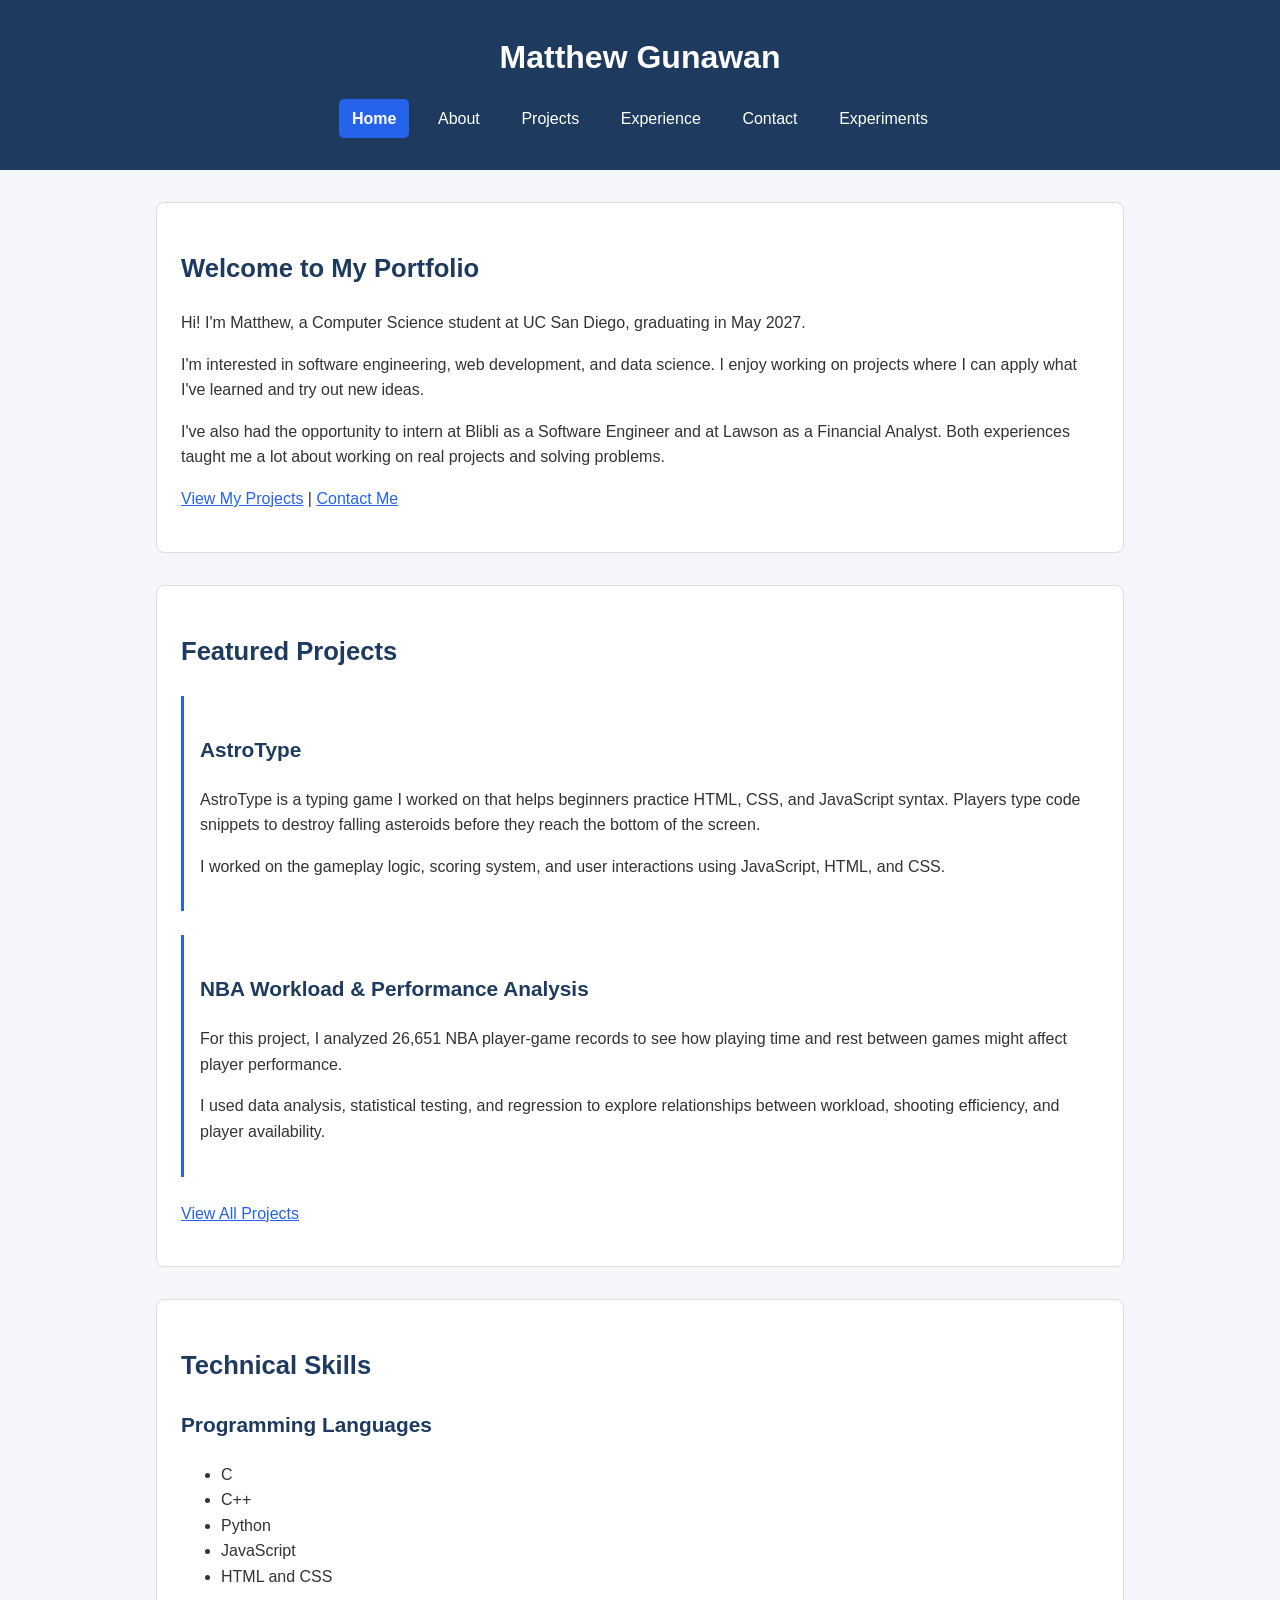
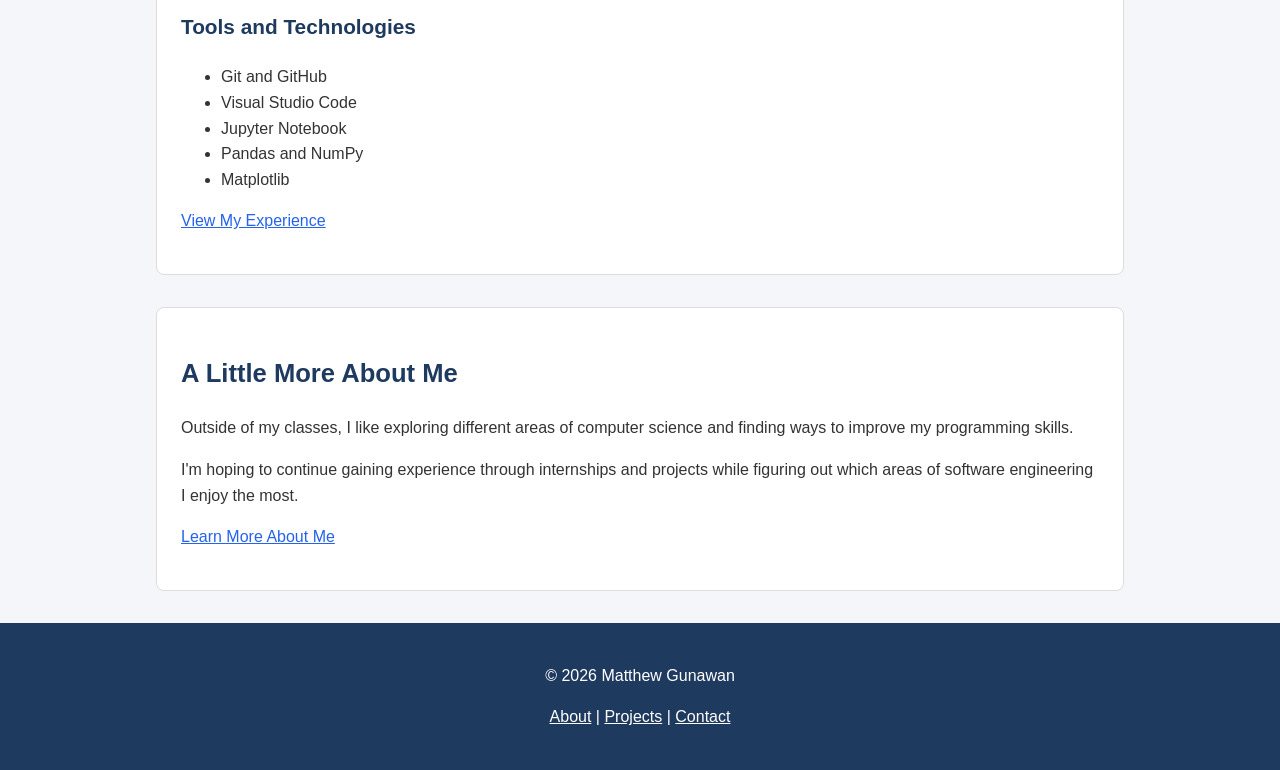
<file: index.html>
<!DOCTYPE html>
<html lang="en">
<head>
    <meta charset="UTF-8">
    <meta name="viewport" content="width=device-width, initial-scale=1.0">
    <meta name="description" content="Personal portfolio of Matthew Gunawan, a Computer Science student at UC San Diego.">
    <title>Matthew Gunawan | Home</title>
    <link rel="stylesheet" href="css/styles.css">
</head>

<body>
    <header>
        <h1>Matthew Gunawan</h1>

        <nav aria-label="Main navigation">
            <a href="index.html" aria-current="page">Home</a>
            <a href="about.html">About</a>
            <a href="projects.html">Projects</a>
            <a href="experience.html">Experience</a>
            <a href="contact.html">Contact</a>
            <a href="experiments.html">Experiments</a>
        </nav>
    </header>

    <main>
        <section>
            <h2>Welcome to My Portfolio</h2>

            <p>Hi! I'm Matthew, a Computer Science student at UC San Diego, graduating in May 2027.</p>

            <p>I'm interested in software engineering, web development, and data science. I enjoy working on projects where I can apply what I've learned and try out new ideas.</p>

            <p>I've also had the opportunity to intern at Blibli as a Software Engineer and at Lawson as a Financial Analyst. Both experiences taught me a lot about working on real projects and solving problems.</p>

            <p>
                <a href="projects.html">View My Projects</a> |
                <a href="contact.html">Contact Me</a>
            </p>
        </section>

        <section>
            <h2>Featured Projects</h2>

            <article>
                <h3>AstroType</h3>

                <p>AstroType is a typing game I worked on that helps beginners practice HTML, CSS, and JavaScript syntax. Players type code snippets to destroy falling asteroids before they reach the bottom of the screen.</p>

                <p>I worked on the gameplay logic, scoring system, and user interactions using JavaScript, HTML, and CSS.</p>
            </article>

            <article>
                <h3>NBA Workload &amp; Performance Analysis</h3>

                <p>For this project, I analyzed 26,651 NBA player-game records to see how playing time and rest between games might affect player performance.</p>

                <p>I used data analysis, statistical testing, and regression to explore relationships between workload, shooting efficiency, and player availability.</p>
            </article>

            <p><a href="projects.html">View All Projects</a></p>
        </section>

        <section>
            <h2>Technical Skills</h2>

            <h3>Programming Languages</h3>
            <ul>
                <li>C</li>
                <li>C++</li>
                <li>Python</li>
                <li>JavaScript</li>
                <li>HTML and CSS</li>
            </ul>

            <h3>Tools and Technologies</h3>
            <ul>
                <li>Git and GitHub</li>
                <li>Visual Studio Code</li>
                <li>Jupyter Notebook</li>
                <li>Pandas and NumPy</li>
                <li>Matplotlib</li>
            </ul>

            <p><a href="experience.html">View My Experience</a></p>
        </section>

        <section>
            <h2>A Little More About Me</h2>

            <p>Outside of my classes, I like exploring different areas of computer science and finding ways to improve my programming skills.</p>

            <p>I'm hoping to continue gaining experience through internships and projects while figuring out which areas of software engineering I enjoy the most.</p>

            <p><a href="about.html">Learn More About Me</a></p>
        </section>
    </main>

    <footer>
        <p>&copy; 2026 Matthew Gunawan</p>
        <p>
            <a href="about.html">About</a> |
            <a href="projects.html">Projects</a> |
            <a href="contact.html">Contact</a>
        </p>
    </footer>
</body>
</html>
</file>
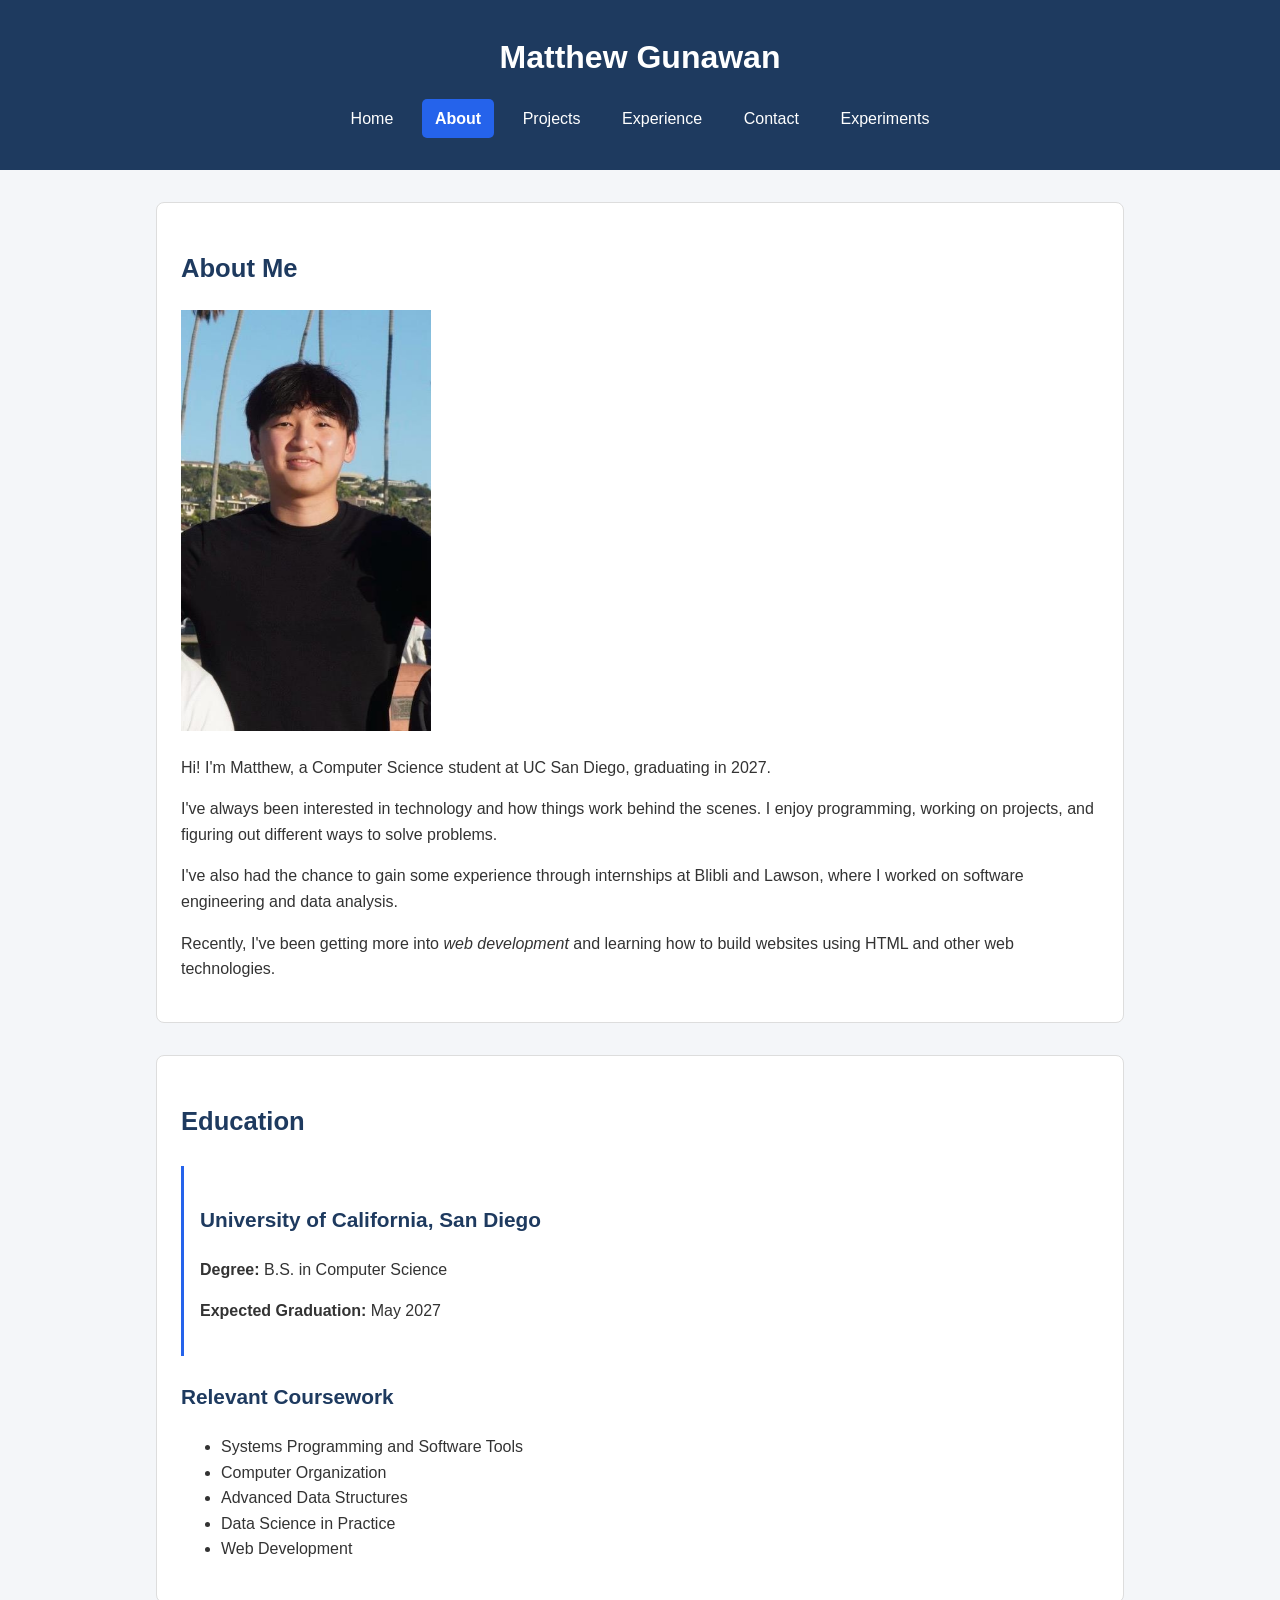
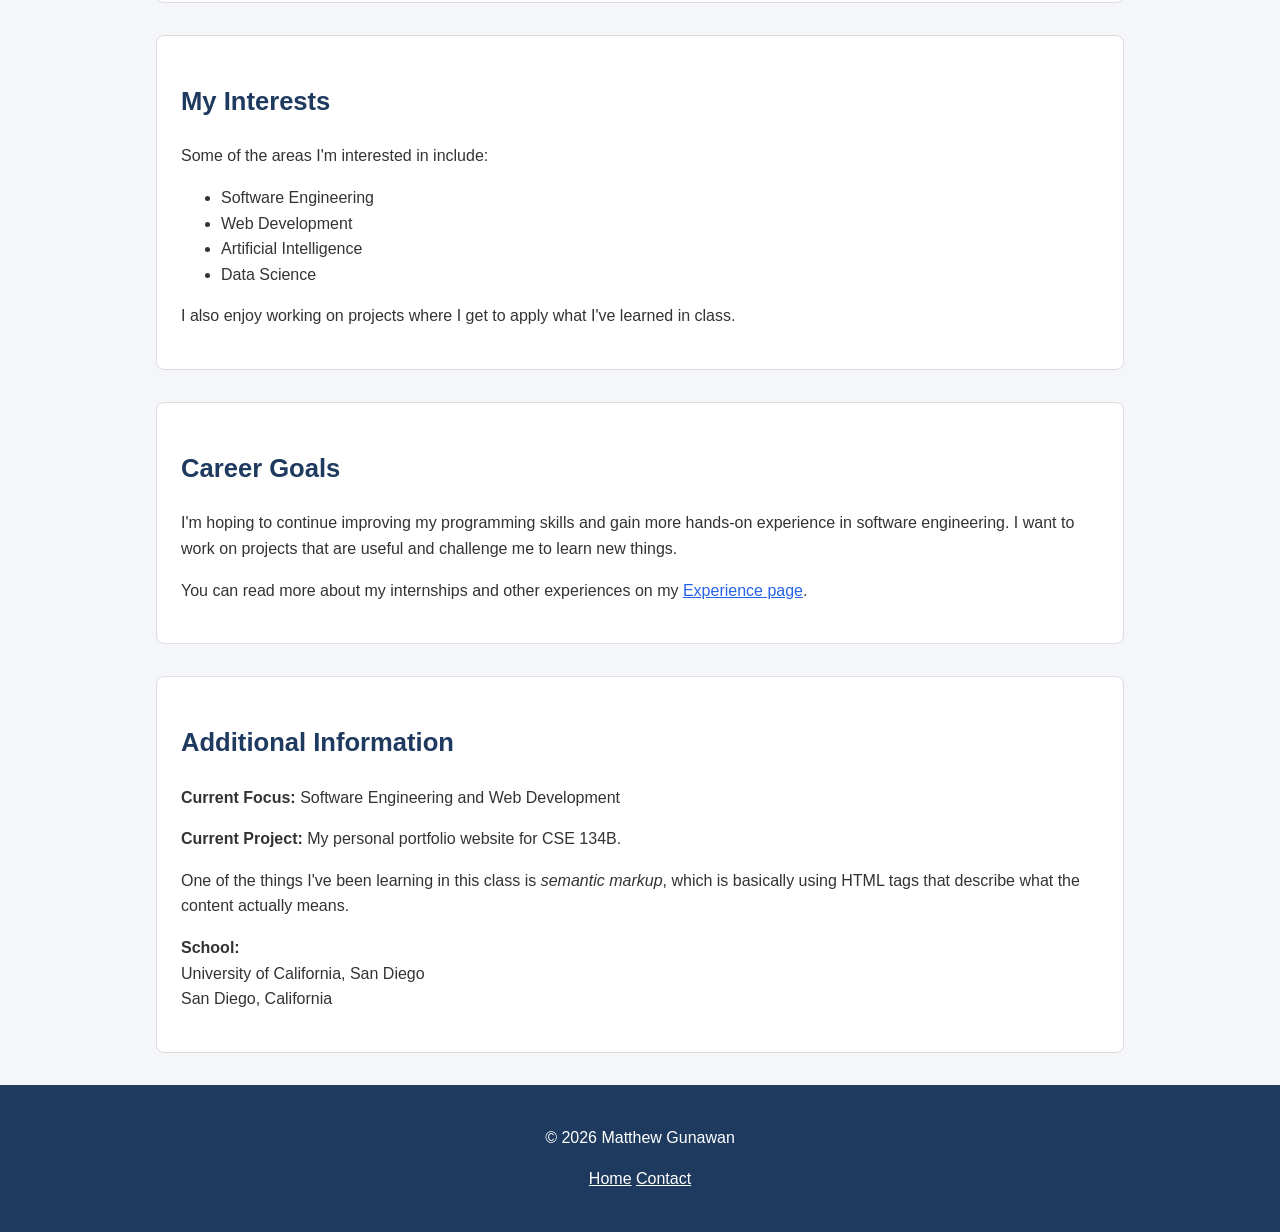
<file: about.html>
<!DOCTYPE html>
<html lang="en">
<head>
    <meta charset="UTF-8">
    <meta name="viewport" content="width=device-width, initial-scale=1.0">
    <meta name="description" content="Learn more about Matthew Gunawan, a Computer Science student at UC San Diego.">
    <title>Matthew Gunawan | About</title>
    <link rel="stylesheet" href="css/styles.css">
</head>

<body>
    <header>
        <h1>Matthew Gunawan</h1>

        <nav aria-label="Main navigation">
            <a href="index.html">Home</a>
            <a href="about.html" aria-current="page">About</a>
            <a href="projects.html">Projects</a>
            <a href="experience.html">Experience</a>
            <a href="contact.html">Contact</a>
            <a href="experiments.html">Experiments</a>
        </nav>
    </header>

    <main id="main-content">
        <section>
            <h2>About Me</h2>

            <picture>
                <img src="images/profile.jpg" alt="Photo of Matthew Gunawan" width="250">
            </picture>

            <p>Hi! I'm Matthew, a Computer Science student at UC San Diego, graduating in 2027.</p>

            <p>I've always been interested in technology and how things work behind the scenes. I enjoy programming, working on projects, and figuring out different ways to solve problems.</p>

            <p>I've also had the chance to gain some experience through internships at Blibli and Lawson, where I worked on software engineering and data analysis.</p>

            <p>Recently, I've been getting more into <em>web development</em> and learning how to build websites using HTML and other web technologies.</p>
        </section>

        <section>
            <h2>Education</h2>

            <article>
                <h3>University of California, San Diego</h3>

                <p><strong>Degree:</strong> B.S. in Computer Science</p>
                <p><strong>Expected Graduation:</strong> May 2027</p>
            </article>

            <h3>Relevant Coursework</h3>

            <ul>
                <li>Systems Programming and Software Tools</li>
                <li>Computer Organization</li>
                <li>Advanced Data Structures</li>
                <li>Data Science in Practice</li>
                <li>Web Development</li>
            </ul>
        </section>

        <section>
            <h2>My Interests</h2>

            <p>Some of the areas I'm interested in include:</p>

            <ul>
                <li>Software Engineering</li>
                <li>Web Development</li>
                <li>Artificial Intelligence</li>
                <li>Data Science</li>
            </ul>

            <p>I also enjoy working on projects where I get to apply what I've learned in class.</p>
        </section>

        <section>
            <h2>Career Goals</h2>

            <p>I'm hoping to continue improving my programming skills and gain more hands-on experience in software engineering. I want to work on projects that are useful and challenge me to learn new things.</p>

            <p>You can read more about my internships and other experiences on my <a href="experience.html">Experience page</a>.</p>
        </section>

        <section>
            <h2>Additional Information</h2>

            <div>
                <p><b>Current Focus:</b> <span>Software Engineering and Web Development</span></p>

                <p><b>Current Project:</b> My personal portfolio website for CSE 134B.</p>

                <p>One of the things I've been learning in this class is <i>semantic markup</i>, which is basically using HTML tags that describe what the content actually means.</p>

                <p>
                    <b>School:</b><br>
                    University of California, San Diego<br>
                    San Diego, California
                </p>
            </div>
        </section>
    </main>

    <footer>
        <p>&copy; 2026 Matthew Gunawan</p>
        <p>
            <a href="index.html">Home</a>
            <a href="contact.html">Contact</a>
        </p>
    </footer>
</body>
</html>
</file>
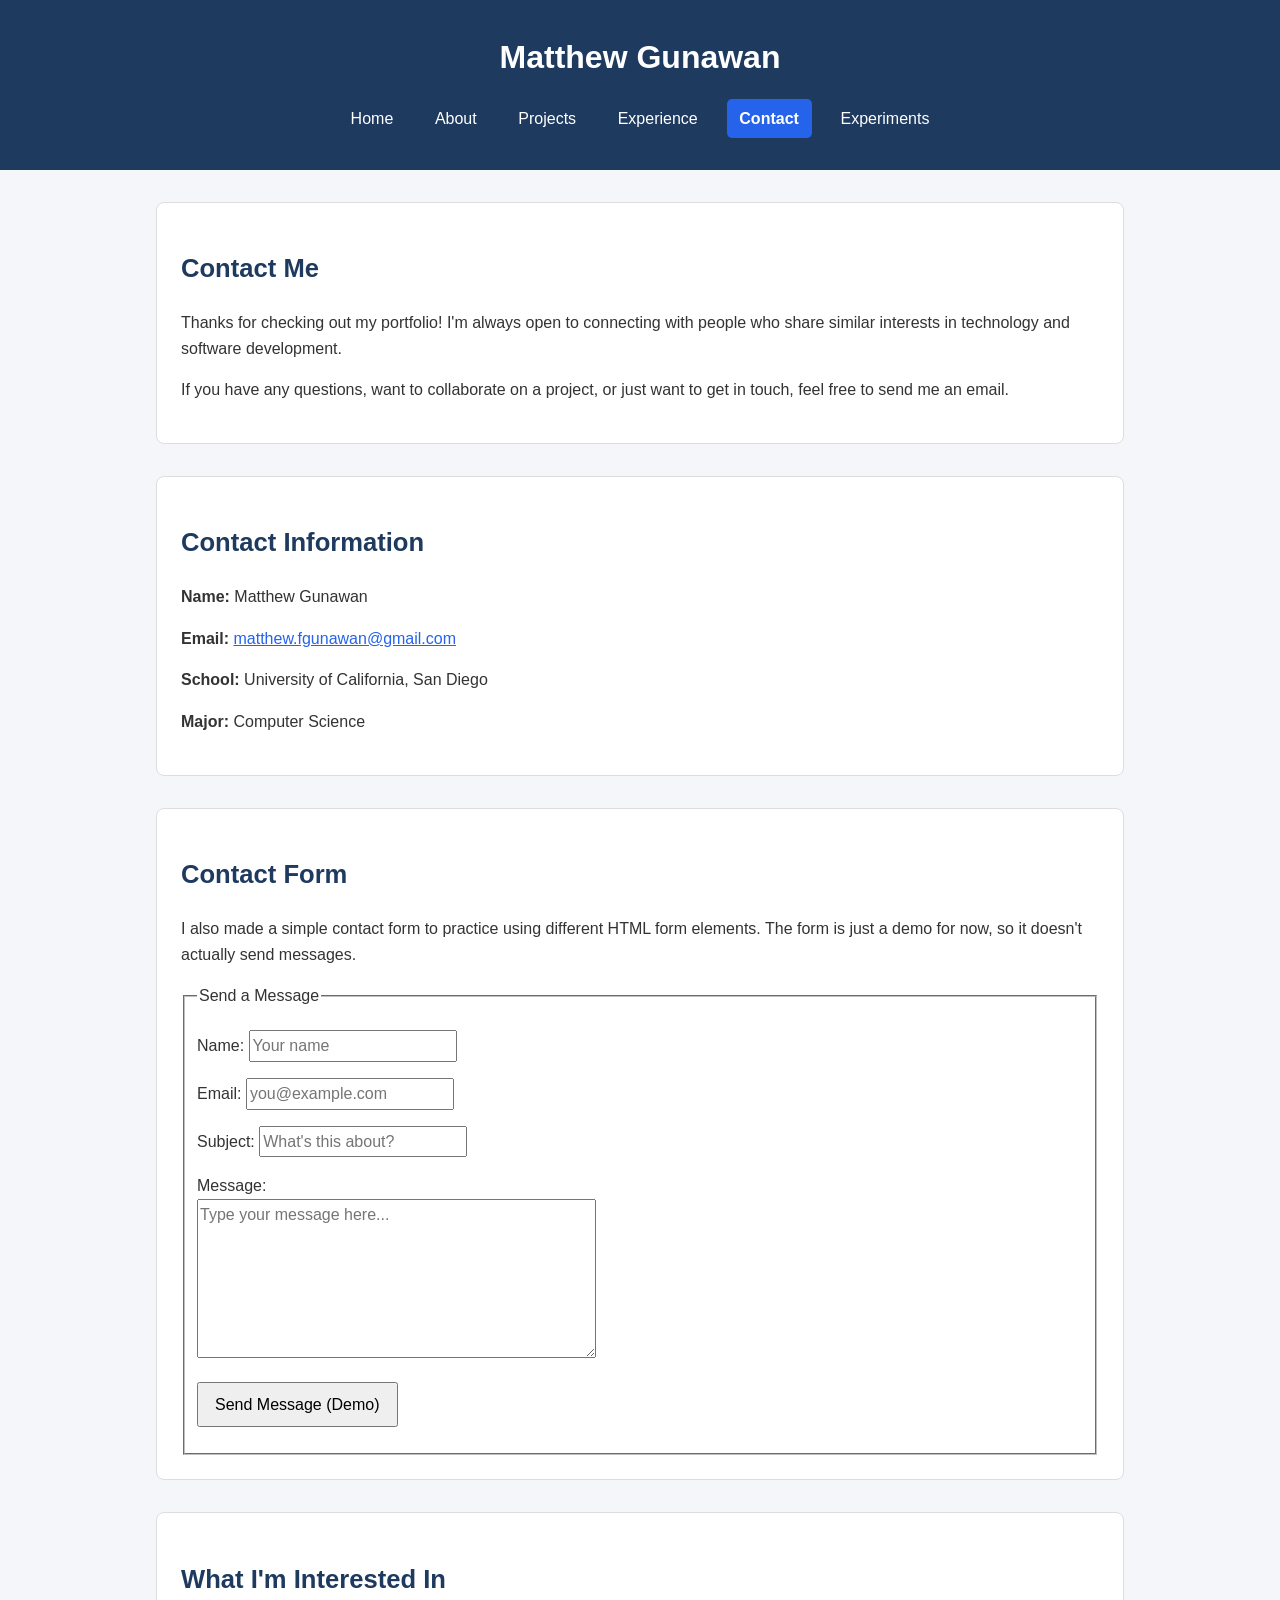
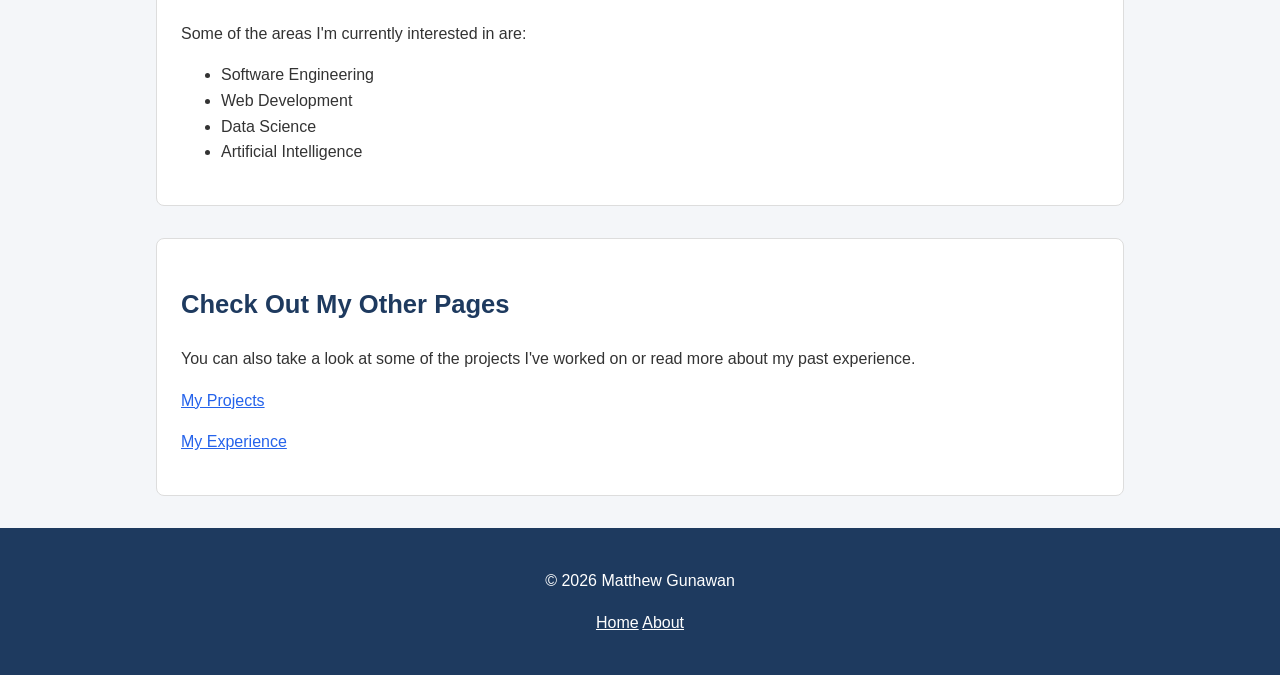
<file: contact.html>
<!DOCTYPE html>
<html lang="en">
<head>
    <meta charset="UTF-8">
    <meta name="viewport" content="width=device-width, initial-scale=1.0">
    <meta name="description" content="Contact Matthew Gunawan, a Computer Science student at UC San Diego.">
    <title>Matthew Gunawan | Contact</title>
    <link rel="stylesheet" href="css/styles.css">
</head>

<body>
    <header>
        <h1>Matthew Gunawan</h1>

        <nav aria-label="Main navigation">
            <a href="index.html">Home</a>
            <a href="about.html">About</a>
            <a href="projects.html">Projects</a>
            <a href="experience.html">Experience</a>
            <a href="contact.html" aria-current="page">Contact</a>
            <a href="experiments.html">Experiments</a>
        </nav>
    </header>

    <main id="main-content">
        <section>
            <h2>Contact Me</h2>

            <p>Thanks for checking out my portfolio! I'm always open to connecting with people who share similar interests in technology and software development.</p>

            <p>If you have any questions, want to collaborate on a project, or just want to get in touch, feel free to send me an email.</p>
        </section>

        <section>
            <h2>Contact Information</h2>

            <p><strong>Name:</strong> Matthew Gunawan</p>

            <p>
                <strong>Email:</strong>
                <a href="mailto:matthew.fgunawan@gmail.com">matthew.fgunawan@gmail.com</a>
            </p>

            <p><strong>School:</strong> University of California, San Diego</p>
            <p><strong>Major:</strong> Computer Science</p>
        </section>

        <section>
            <h2>Contact Form</h2>

            <p>I also made a simple contact form to practice using different HTML form elements. The form is just a demo for now, so it doesn't actually send messages.</p>

            <form>
                <fieldset>
                    <legend>Send a Message</legend>

                    <p>
                        <label for="name">Name:</label>
                        <input type="text" id="name" name="name"
                               placeholder="Your name" required>
                    </p>

                    <p>
                        <label for="email">Email:</label>
                        <input type="email" id="email" name="email"
                               placeholder="you@example.com" required>
                    </p>

                    <p>
                        <label for="subject">Subject:</label>
                        <input type="text" id="subject" name="subject"
                               placeholder="What's this about?">
                    </p>

                    <p>
                        <label for="message">Message:</label><br>
                        <textarea id="message" name="message" rows="6" cols="40"
                                  placeholder="Type your message here..." required></textarea>
                    </p>

                    <p>
                        <button type="button">Send Message (Demo)</button>
                    </p>
                </fieldset>
            </form>
        </section>

        <section>
            <h2>What I'm Interested In</h2>

            <p>Some of the areas I'm currently interested in are:</p>

            <ul>
                <li>Software Engineering</li>
                <li>Web Development</li>
                <li>Data Science</li>
                <li>Artificial Intelligence</li>
            </ul>
        </section>

        <section>
            <h2>Check Out My Other Pages</h2>

            <p>You can also take a look at some of the projects I've worked on or read more about my past experience.</p>

            <p><a href="projects.html">My Projects</a></p>
            <p><a href="experience.html">My Experience</a></p>
        </section>
    </main>

    <footer>
        <p>&copy; 2026 Matthew Gunawan</p>
        <p>
            <a href="index.html">Home</a>
            <a href="about.html">About</a>
        </p>
    </footer>
</body>
</html>
</file>
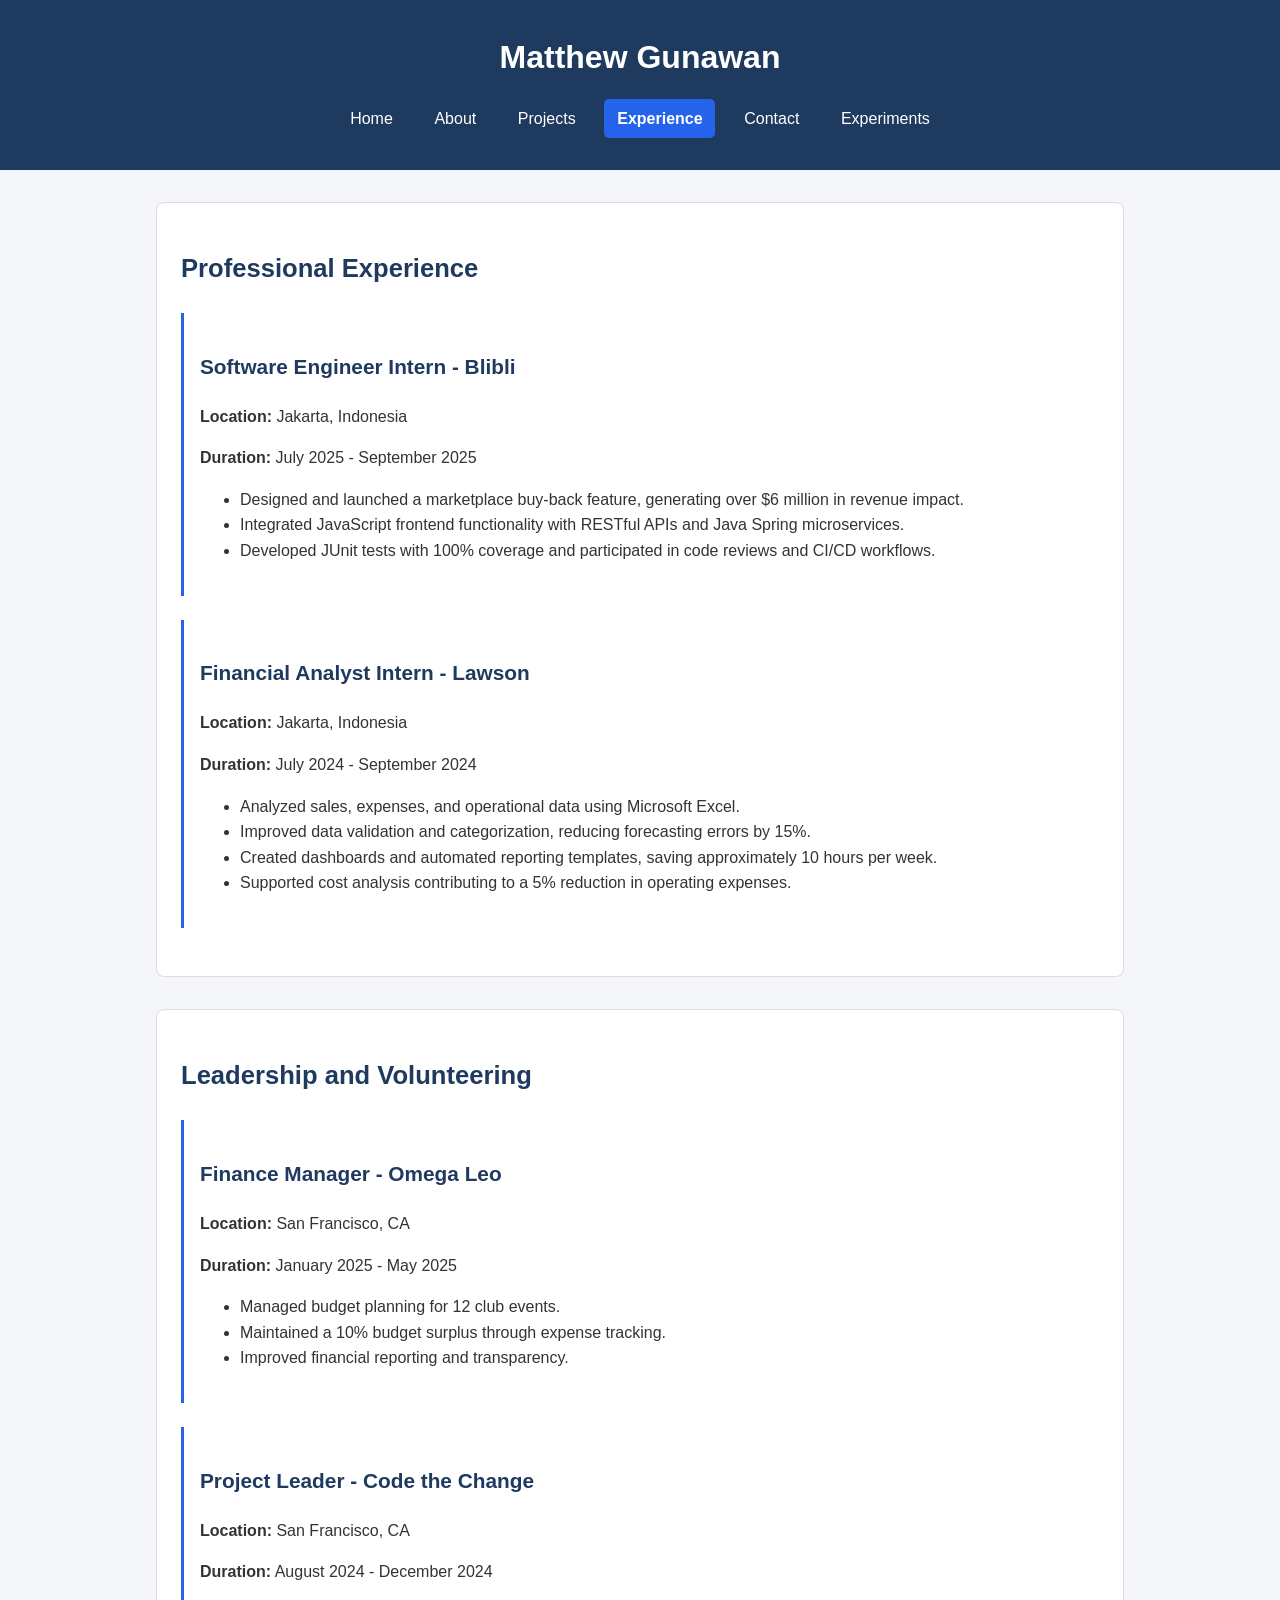
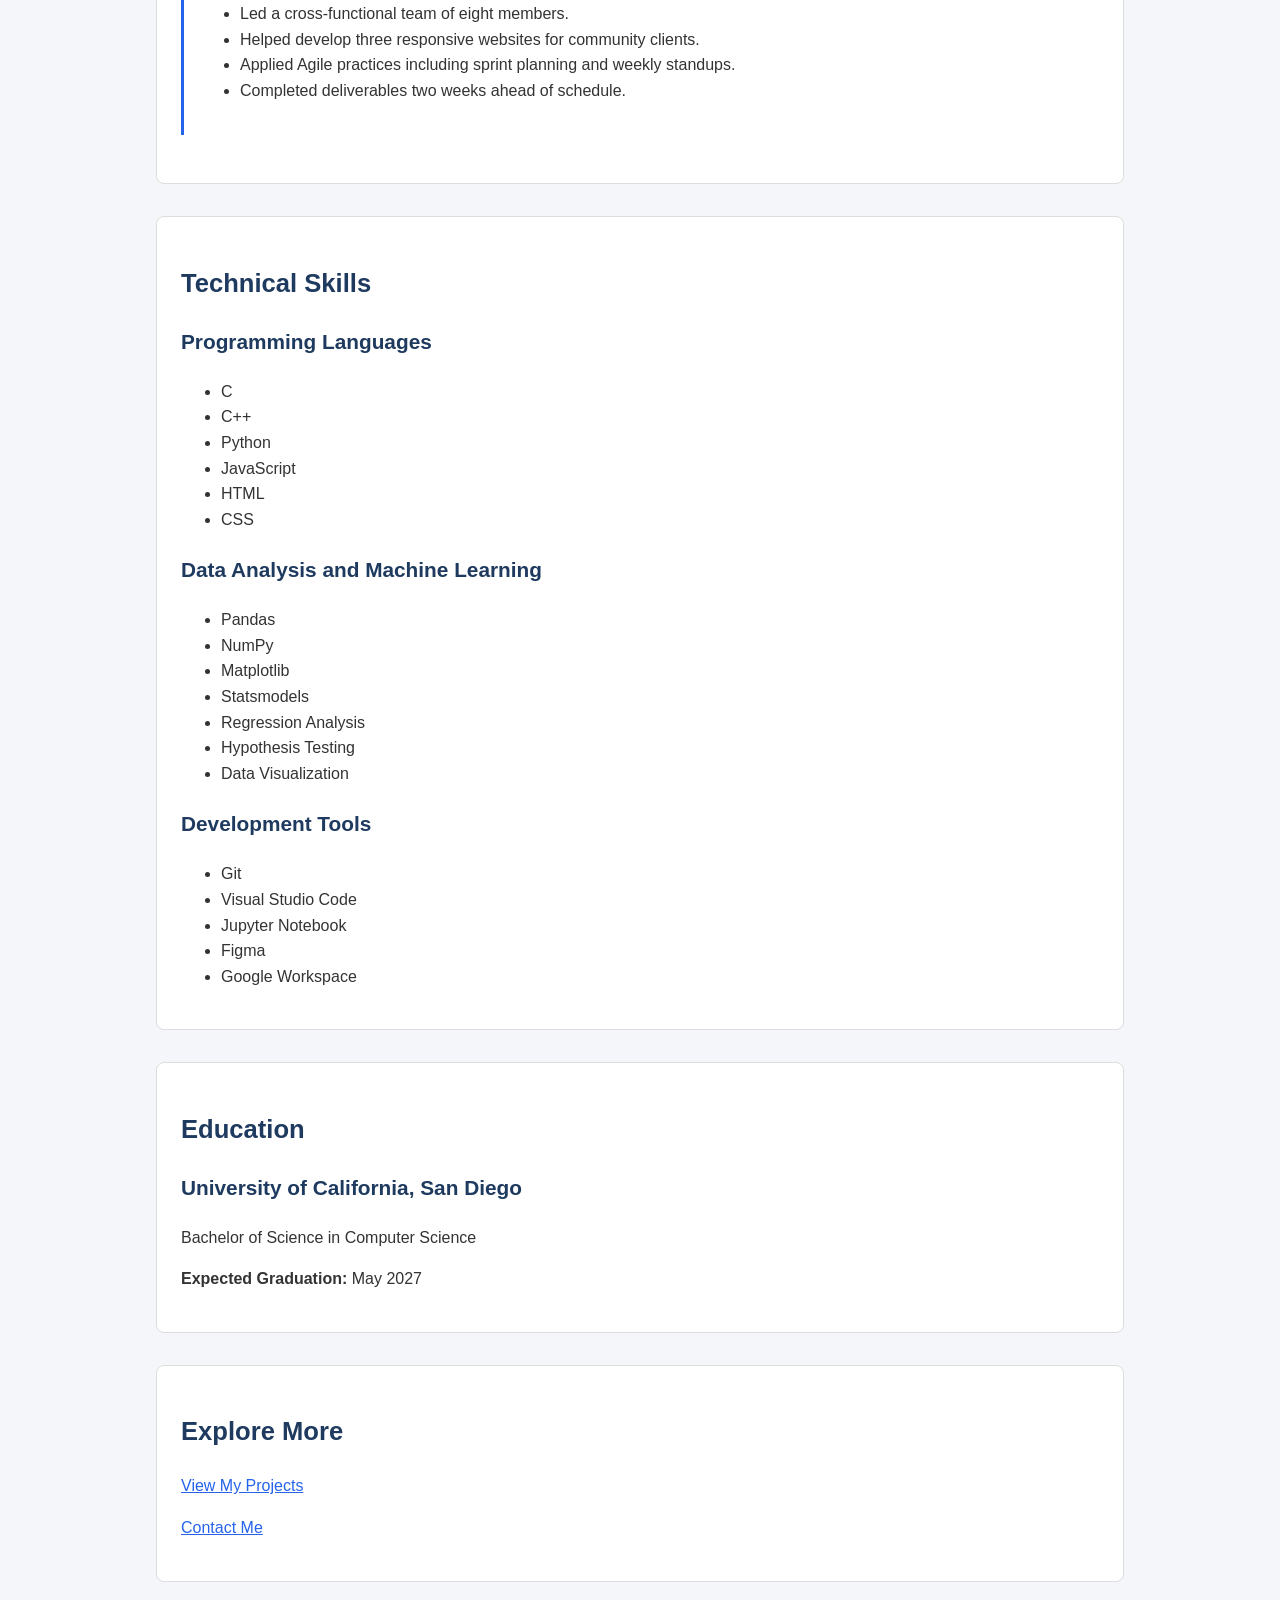
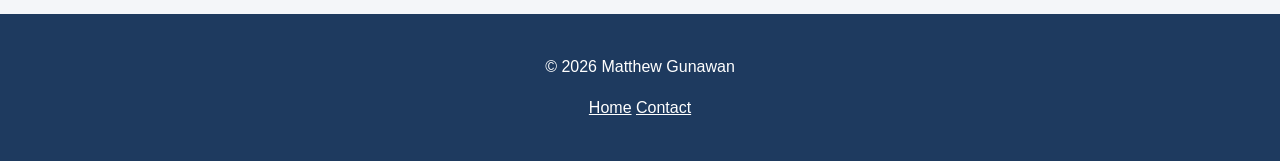
<file: experience.html>
<!DOCTYPE html>
<html lang="en">
<head>
    <meta charset="UTF-8">
    <meta name="viewport" content="width=device-width, initial-scale=1.0">
    <meta name="description" content="Professional experience, leadership, and technical skills of Matthew Gunawan.">
    <title>Matthew Gunawan | Experience</title>
    <link rel="stylesheet" href="css/styles.css">
</head>

<body>
    <header>
        <h1>Matthew Gunawan</h1>

        <nav aria-label="Main navigation">
            <a href="index.html">Home</a>
            <a href="about.html">About</a>
            <a href="projects.html">Projects</a>
            <a href="experience.html" aria-current="page">Experience</a>
            <a href="contact.html">Contact</a>
            <a href="experiments.html">Experiments</a>
        </nav>
    </header>

    <main id="main-content">
        <section>
            <h2>Professional Experience</h2>

            <article>
                <h3>Software Engineer Intern - Blibli</h3>
                <p>
                    <strong>Location:</strong> Jakarta, Indonesia
                </p>
                <p>
                    <strong>Duration:</strong>
                    <time datetime="2025-07">July 2025</time> -
                    <time datetime="2025-09">September 2025</time>
                </p>

                <ul>
                    <li>
                        Designed and launched a marketplace
                        buy-back feature, generating over
                        $6 million in revenue impact.
                    </li>
                    <li>
                        Integrated JavaScript frontend
                        functionality with RESTful APIs and
                        Java Spring microservices.
                    </li>
                    <li>
                        Developed JUnit tests with 100%
                        coverage and participated in code
                        reviews and CI/CD workflows.
                    </li>
                </ul>
            </article>

            <article>
                <h3>Financial Analyst Intern - Lawson</h3>
                <p>
                    <strong>Location:</strong> Jakarta, Indonesia
                </p>
                <p>
                    <strong>Duration:</strong>
                    <time datetime="2024-07">July 2024</time> -
                    <time datetime="2024-09">September 2024</time>
                </p>

                <ul>
                    <li>
                        Analyzed sales, expenses, and
                        operational data using Microsoft Excel.
                    </li>
                    <li>
                        Improved data validation and
                        categorization, reducing forecasting
                        errors by 15%.
                    </li>
                    <li>
                        Created dashboards and automated
                        reporting templates, saving
                        approximately 10 hours per week.
                    </li>
                    <li>
                        Supported cost analysis contributing
                        to a 5% reduction in operating expenses.
                    </li>
                </ul>
            </article>
        </section>

        <section>
            <h2>Leadership and Volunteering</h2>

            <article>
                <h3>Finance Manager - Omega Leo</h3>
                <p>
                    <strong>Location:</strong> San Francisco, CA
                </p>
                <p>
                    <strong>Duration:</strong>
                    <time datetime="2025-01">January 2025</time> -
                    <time datetime="2025-05">May 2025</time>
                </p>

                <ul>
                    <li>
                        Managed budget planning for
                        12 club events.
                    </li>
                    <li>
                        Maintained a 10% budget surplus
                        through expense tracking.
                    </li>
                    <li>
                        Improved financial reporting
                        and transparency.
                    </li>
                </ul>
            </article>

            <article>
                <h3>Project Leader - Code the Change</h3>
                <p>
                    <strong>Location:</strong> San Francisco, CA
                </p>
                <p>
                    <strong>Duration:</strong>
                    <time datetime="2024-08">August 2024</time> -
                    <time datetime="2024-12">December 2024</time>
                </p>

                <ul>
                    <li>
                        Led a cross-functional team of
                        eight members.
                    </li>
                    <li>
                        Helped develop three responsive
                        websites for community clients.
                    </li>
                    <li>
                        Applied Agile practices including
                        sprint planning and weekly standups.
                    </li>
                    <li>
                        Completed deliverables two weeks
                        ahead of schedule.
                    </li>
                </ul>
            </article>
        </section>

        <section>
            <h2>Technical Skills</h2>

            <h3>Programming Languages</h3>
            <ul>
                <li>C</li>
                <li>C++</li>
                <li>Python</li>
                <li>JavaScript</li>
                <li>HTML</li>
                <li>CSS</li>
            </ul>

            <h3>Data Analysis and Machine Learning</h3>
            <ul>
                <li>Pandas</li>
                <li>NumPy</li>
                <li>Matplotlib</li>
                <li>Statsmodels</li>
                <li>Regression Analysis</li>
                <li>Hypothesis Testing</li>
                <li>Data Visualization</li>
            </ul>

            <h3>Development Tools</h3>
            <ul>
                <li>Git</li>
                <li>Visual Studio Code</li>
                <li>Jupyter Notebook</li>
                <li>Figma</li>
                <li>Google Workspace</li>
            </ul>
        </section>

        <section>
            <h2>Education</h2>

            <h3>University of California, San Diego</h3>

            <p>
                Bachelor of Science in Computer Science
            </p>

            <p>
                <strong>Expected Graduation:</strong>
                <time datetime="2027-05">May 2027</time>
            </p>
        </section>

        <section>
            <h2>Explore More</h2>

            <p>
                <a href="projects.html">View My Projects</a>
            </p>

            <p>
                <a href="contact.html">Contact Me</a>
            </p>
        </section>
    </main>

    <footer>
        <p>&copy; 2026 Matthew Gunawan</p>

        <p>
            <a href="index.html">Home</a>
            <a href="contact.html">Contact</a>
        </p>
    </footer>
</body>
</html>
</file>
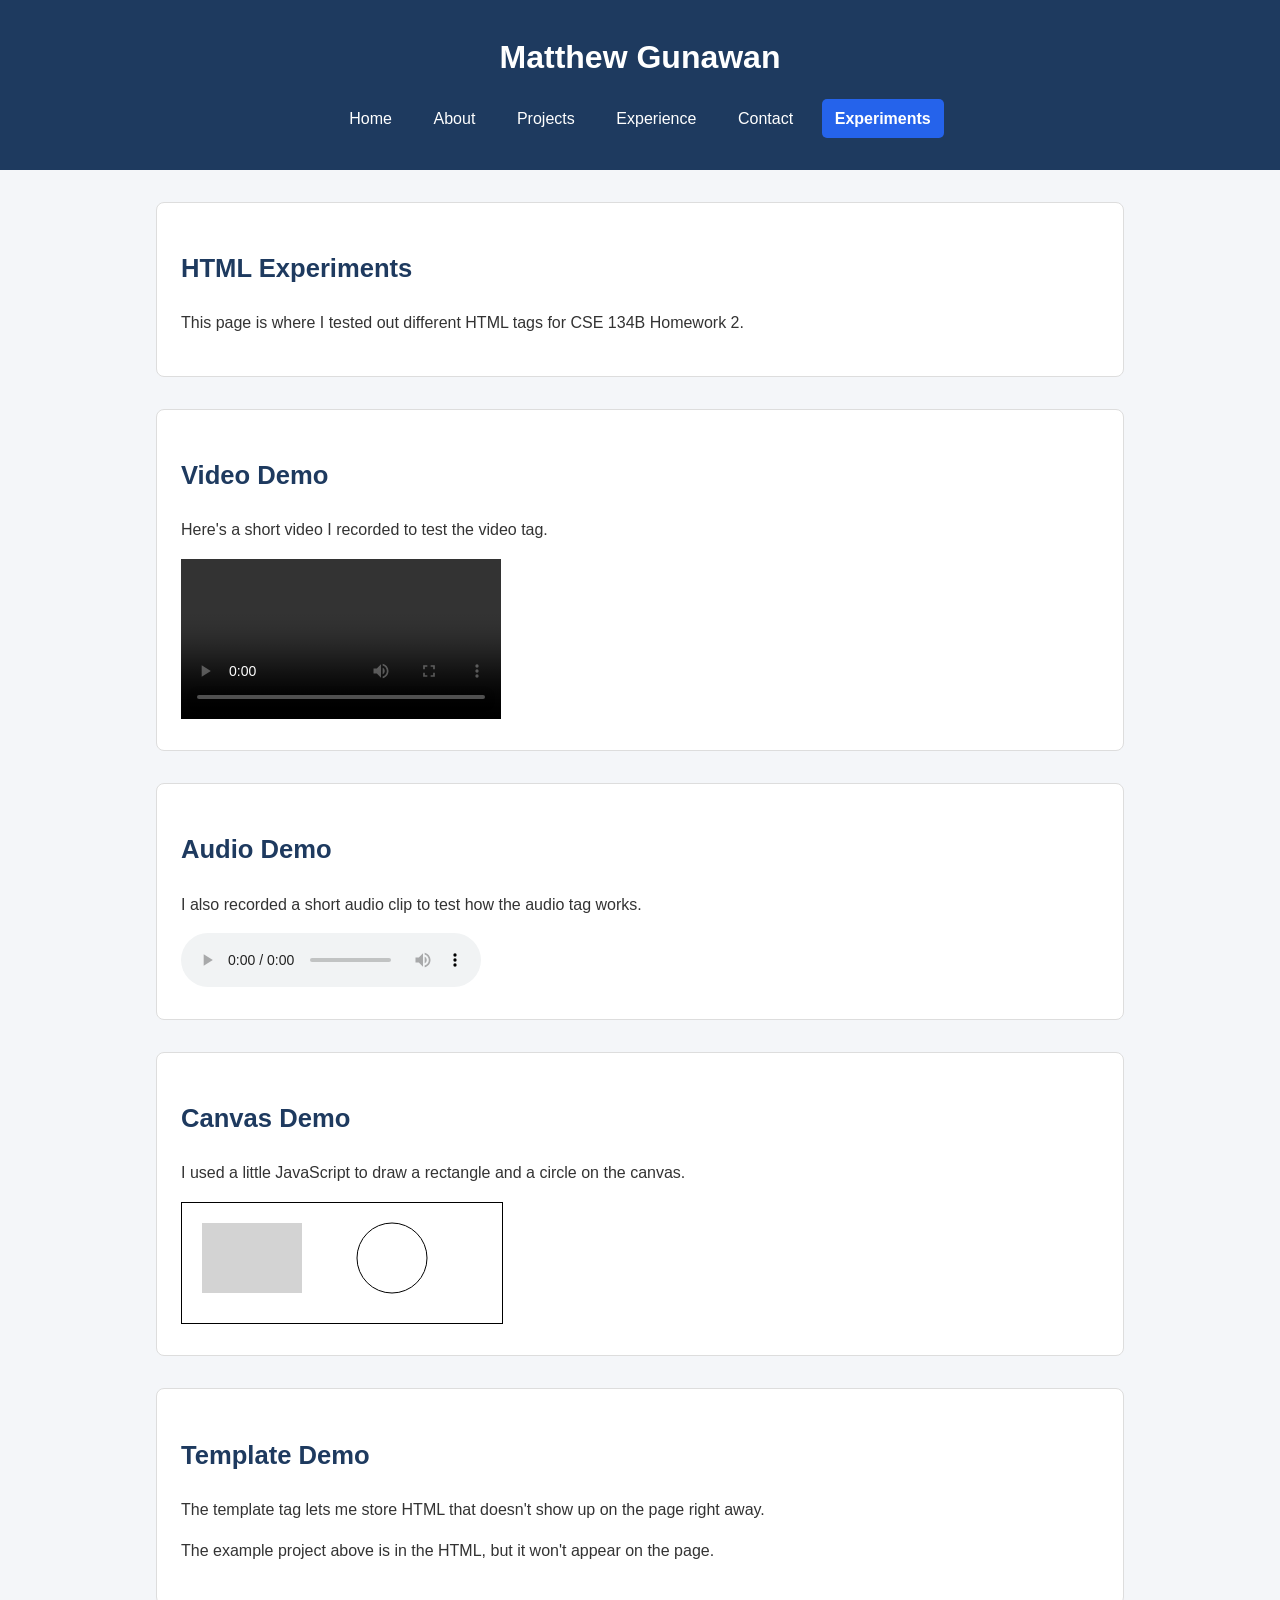
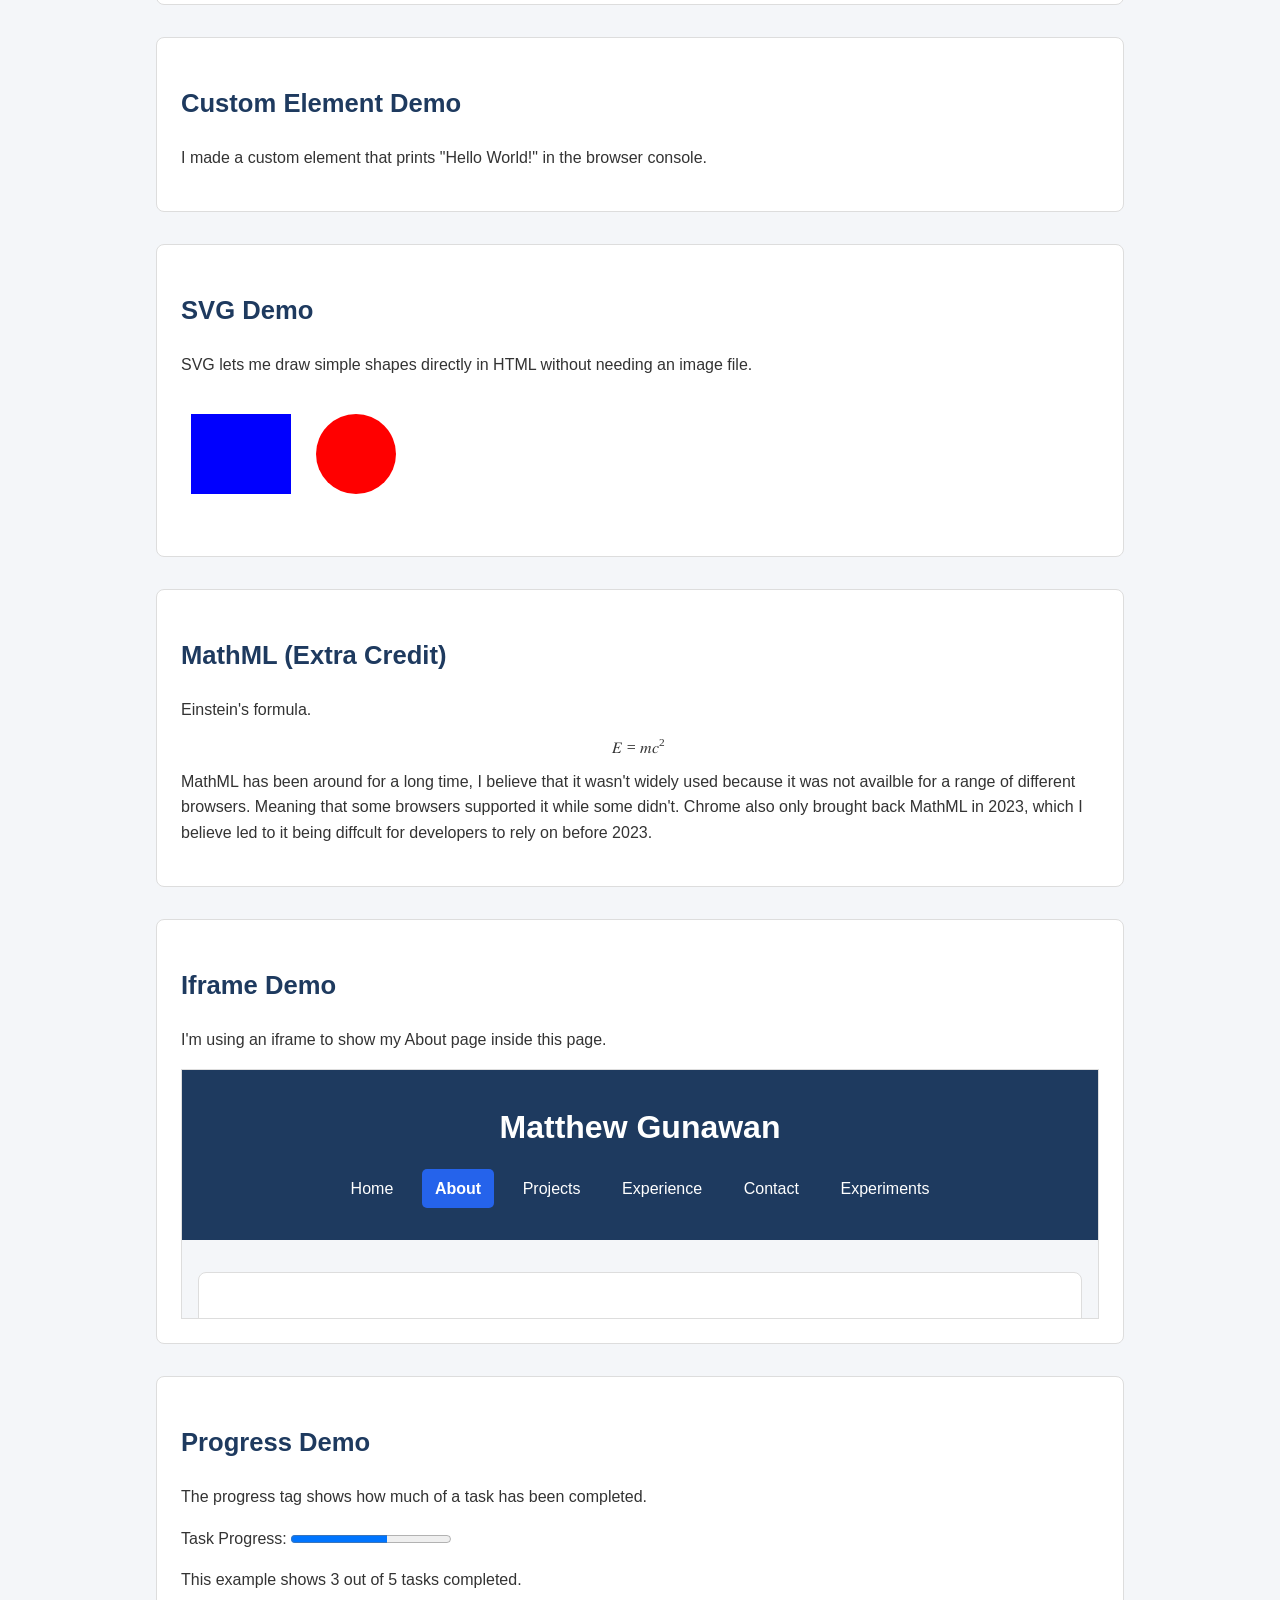
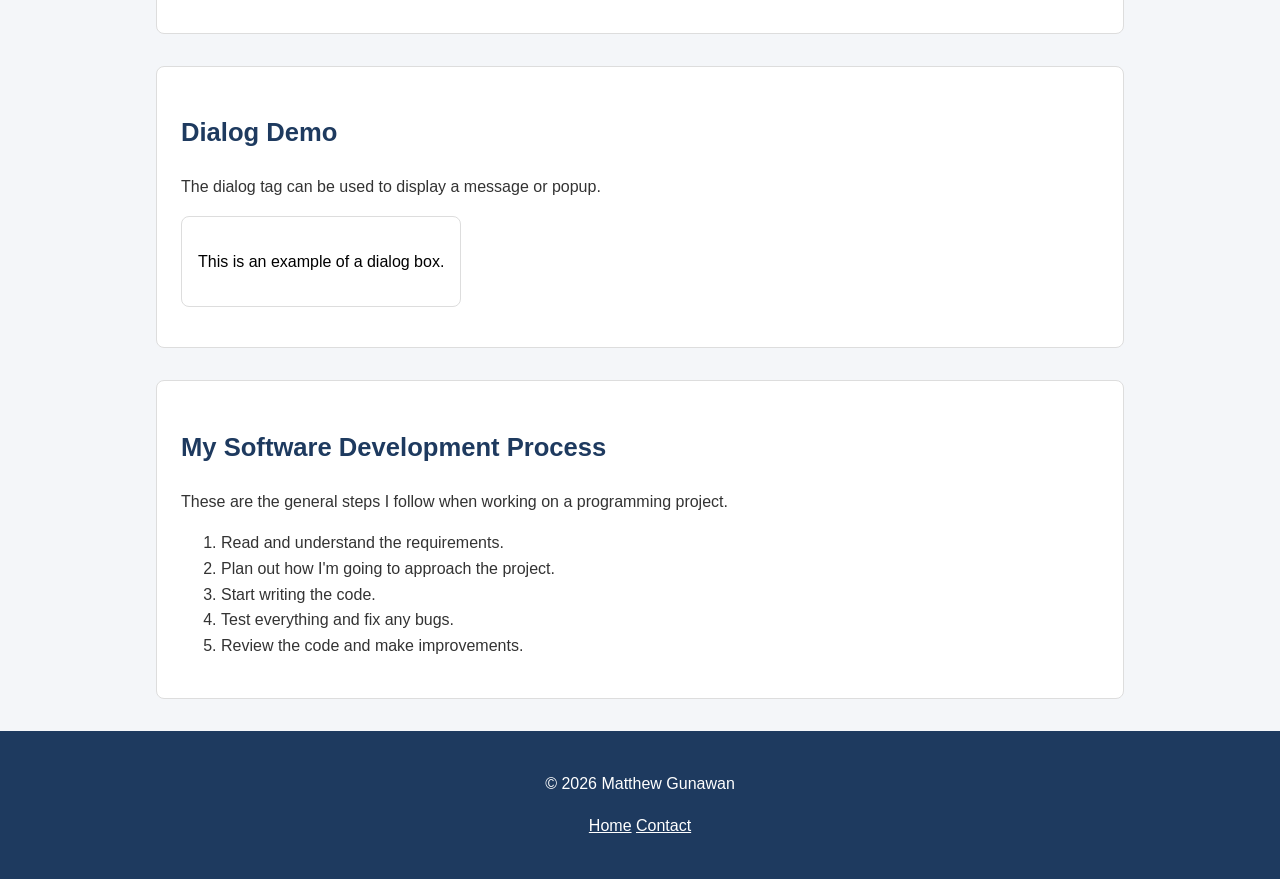
<file: experiments.html>
<!DOCTYPE html>
<html lang="en">
<head>
    <meta charset="UTF-8">
    <meta name="viewport" content="width=device-width, initial-scale=1.0">
    <meta name="description" content="HTML experiments for CSE 134B by Matthew Gunawan">
    <title>Matthew Gunawan | Experiments</title>
    <link rel="stylesheet" href="css/styles.css">
    <style>
        canvas {
            border: 1px solid black;
        }
    </style>
</head>

<body>
    <header>
        <h1>Matthew Gunawan</h1>

        <nav aria-label="Main navigation">
            <a href="index.html">Home</a>
            <a href="about.html">About</a>
            <a href="projects.html">Projects</a>
            <a href="experience.html">Experience</a>
            <a href="contact.html">Contact</a>
            <a href="experiments.html" aria-current="page">Experiments</a>
        </nav>
    </header>

    <main>
        <section>
            <h2>HTML Experiments</h2>
            <p>This page is where I tested out different HTML tags for CSE 134B Homework 2.</p>
        </section>

        <section>
            <h2>Video Demo</h2>
            <p>Here's a short video I recorded to test the video tag.</p>

            <video controls width="320">
                <source src="media/demo-video.mp4" type="video/mp4">
                Your browser does not support video.
            </video>
        </section>

        <section>
            <h2>Audio Demo</h2>
            <p>I also recorded a short audio clip to test how the audio tag works.</p>

            <audio controls>
                <source src="media/demo-audio.mp3" type="audio/mpeg">
                Your browser does not support audio.
            </audio>
        </section>

        <section>
            <h2>Canvas Demo</h2>
            <p>I used a little JavaScript to draw a rectangle and a circle on the canvas.</p>

            <canvas id="demo-canvas" width="320" height="120">
                A rectangle and a circle drawn using JavaScript.
            </canvas>
        </section>

        <section>
            <h2>Template Demo</h2>
            <p>The template tag lets me store HTML that doesn't show up on the page right away.</p>

            <template id="project-template">
                <article>
                    <h3>Example Project</h3>
                    <p>This is some example content inside a template.</p>
                </article>
            </template>

            <p>The example project above is in the HTML, but it won't appear on the page.</p>
        </section>

        <section>
            <h2>Custom Element Demo</h2>
            <p>I made a custom element that prints "Hello World!" in the browser console.</p>

            <hello-world></hello-world>
        </section>

        <section>
            <h2>SVG Demo</h2>
            <p>SVG lets me draw simple shapes directly in HTML without needing an image file.</p>

            <svg width="250" height="130" viewBox="0 0 250 130"
                 role="img" aria-label="A blue rectangle and red circle"
                 xmlns="http://www.w3.org/2000/svg">

                <rect x="10" y="20" width="100" height="80" fill="blue"/>
                <circle cx="175" cy="60" r="40" fill="red"/>
            </svg>
        </section>
        <section>
            <h2>MathML (Extra Credit)</h2>
            <p>Einstein's formula.</p>

            <math display="block">
                <mi>E</mi>
                <mo>=</mo>
                <mi>m</mi>
                <msup>
                    <mi>c</mi>
                    <mn>2</mn>
                </msup>
            </math>

            <p>MathML has been around for a long time, I believe that it wasn't widely used because it was not availble for a range of different browsers. Meaning that some browsers supported it while some didn't. Chrome also only brought back MathML in 2023, which I believe led to it being diffcult for developers to rely on before 2023.</p>

        </section>
        <section>
            <h2>Iframe Demo</h2>
            <p>I'm using an iframe to show my About page inside this page.</p>

            <iframe src="about.html" title="My About Page"
                    width="400" height="250">
            </iframe>
        </section>

        <section>
            <h2>Progress Demo</h2>
            <p>The progress tag shows how much of a task has been completed.</p>

            <label for="example-progress">Task Progress:</label>
            <progress id="example-progress" value="3" max="5">3 out of 5</progress>

            <p>This example shows 3 out of 5 tasks completed.</p>
        </section>

        <section>
            <h2>Dialog Demo</h2>
            <p>The dialog tag can be used to display a message or popup.</p>

            <dialog open>
                <p>This is an example of a dialog box.</p>
            </dialog>
        </section>

        <section>
            <h2>My Software Development Process</h2>
            <p>These are the general steps I follow when working on a programming project.</p>

            <ol>
                <li>Read and understand the requirements.</li>
                <li>Plan out how I'm going to approach the project.</li>
                <li>Start writing the code.</li>
                <li>Test everything and fix any bugs.</li>
                <li>Review the code and make improvements.</li>
            </ol>
        </section>

        <noscript>
            <p>JavaScript is disabled, so the canvas and custom element demos won't work.</p>
        </noscript>
    </main>

    <footer>
        <p>&copy; 2026 Matthew Gunawan</p>
        <p>
            <a href="index.html">Home</a>
            <a href="contact.html">Contact</a>
        </p>
    </footer>

    <script src="js/canvas-demo.js"></script>
    <script src="js/hello-world.js"></script>
</body>
</html>
</file>
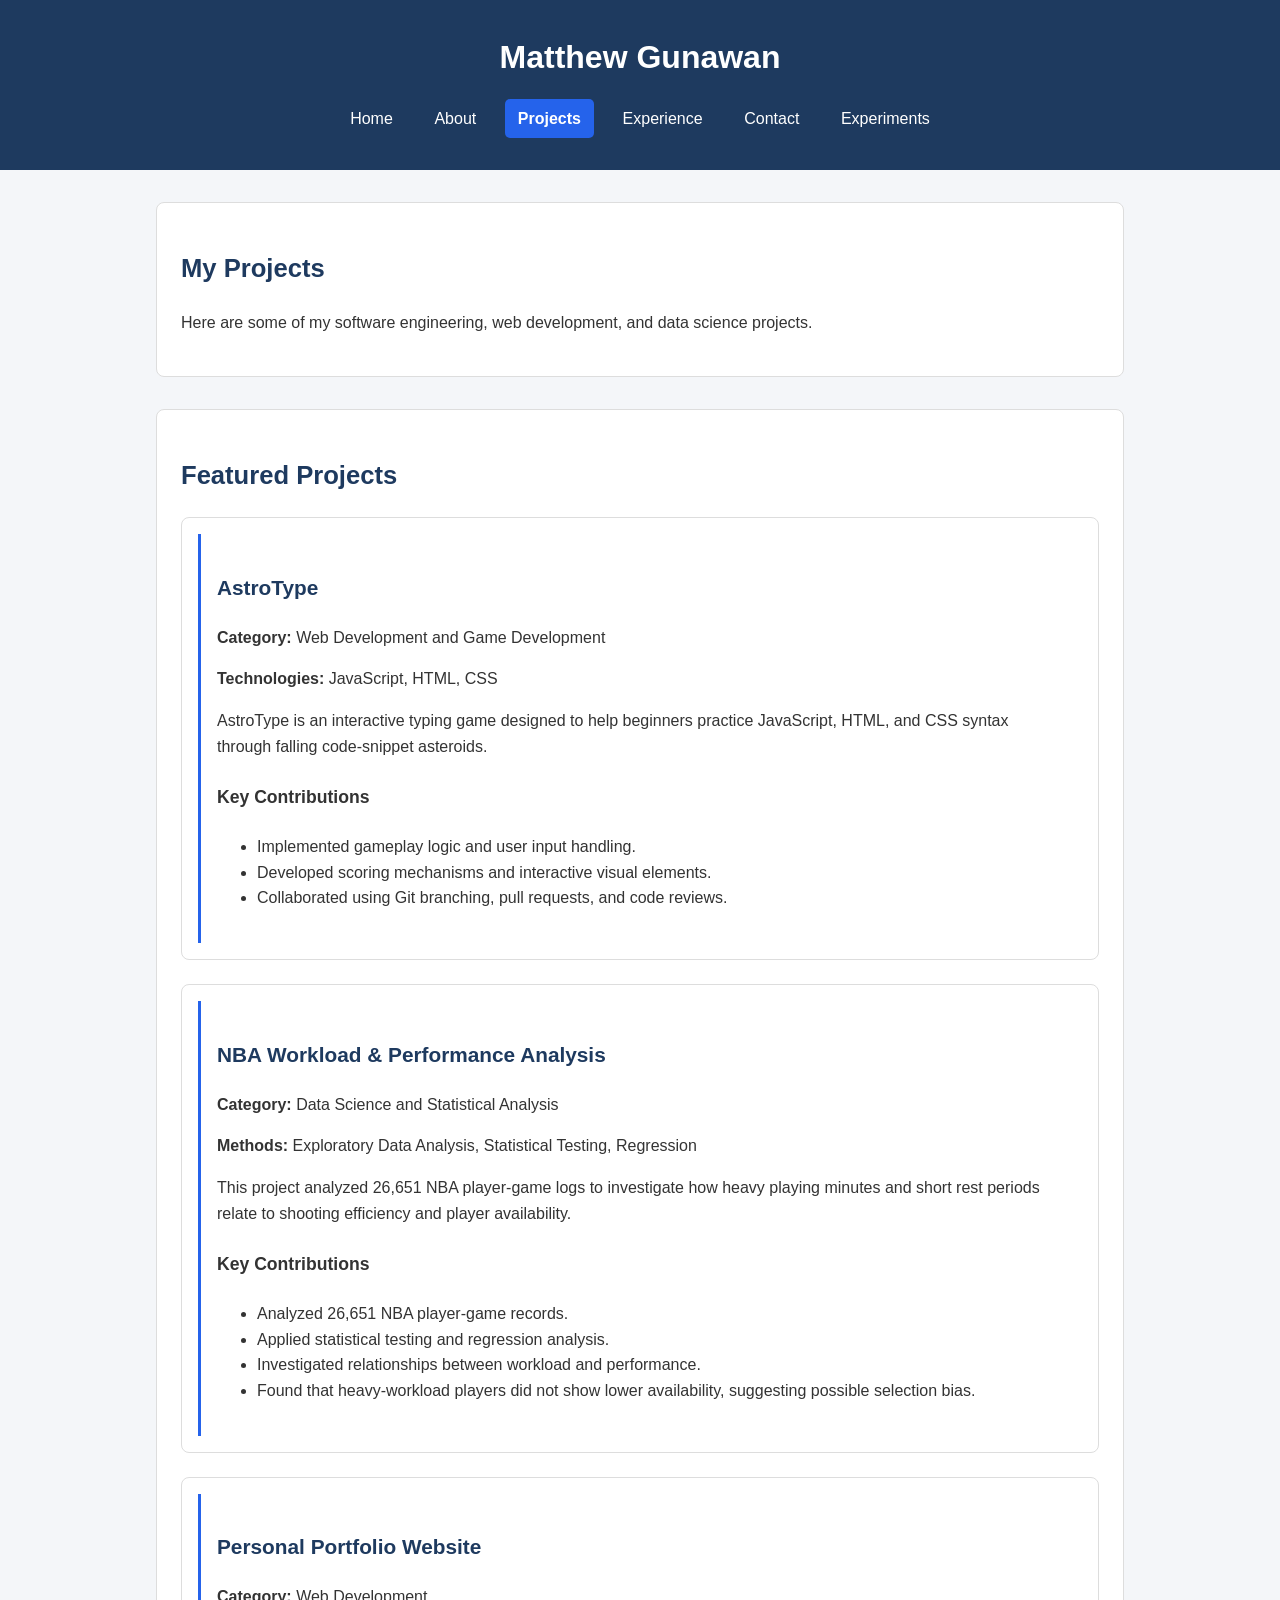
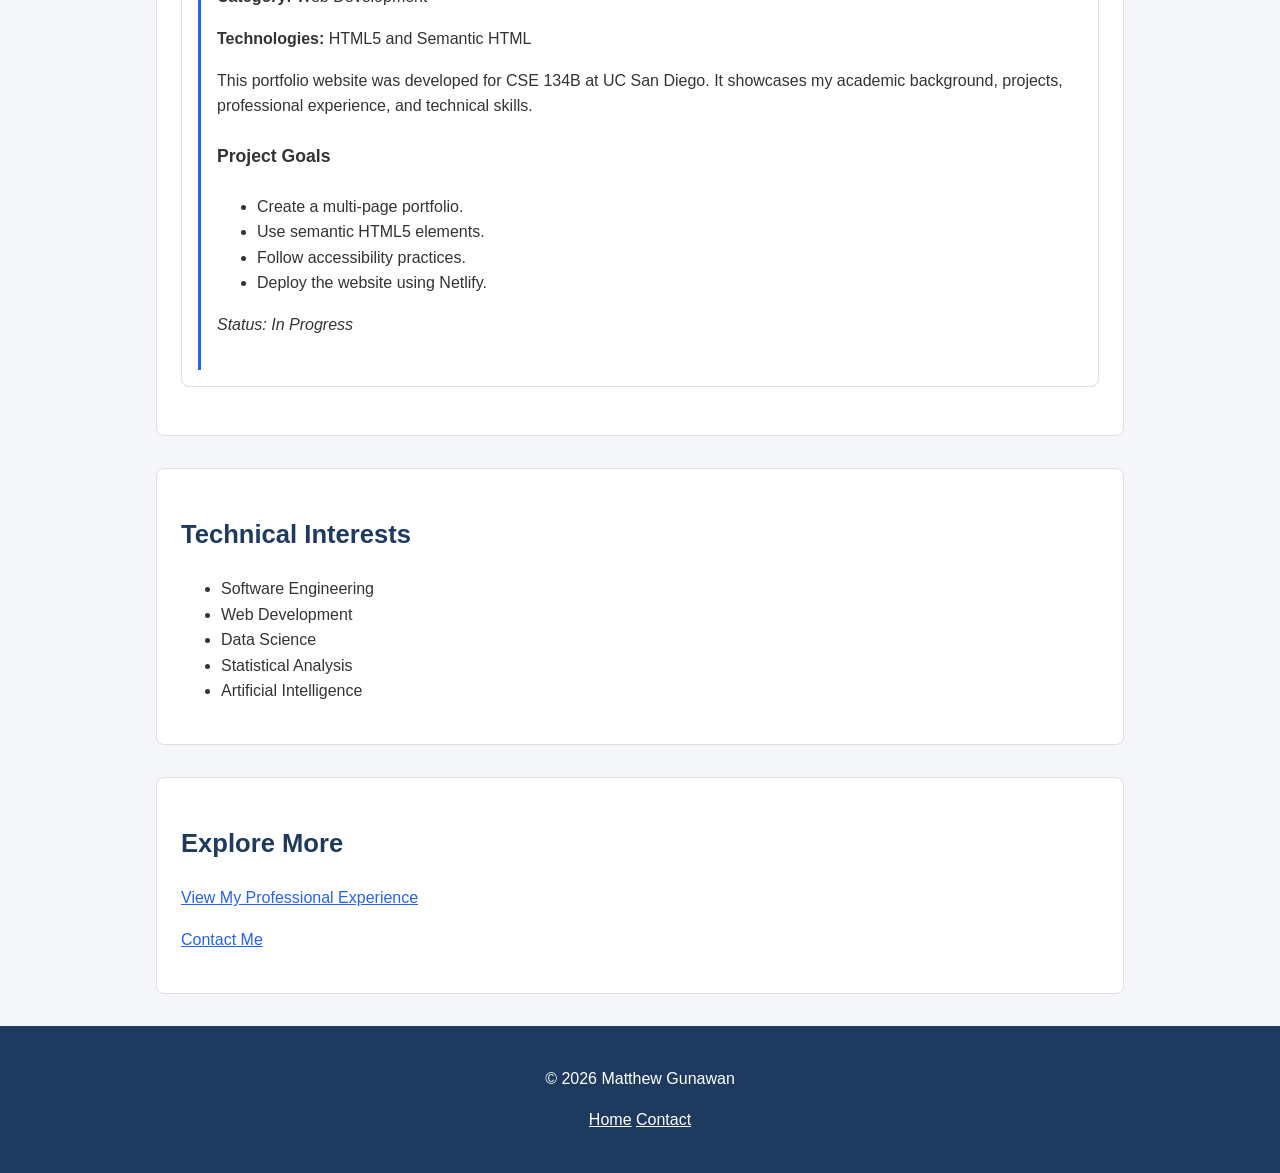
<file: projects.html>
<!DOCTYPE html>
<html lang="en">
<head>
    <meta charset="UTF-8">
    <meta name="viewport" content="width=device-width, initial-scale=1.0">
    <meta name="description" content="Software engineering and data science projects by Matthew Gunawan.">
    <title>Matthew Gunawan | Projects</title>
    <link rel="stylesheet" href="css/styles.css">
</head>

<body>
    <header>
        <h1>Matthew Gunawan</h1>

        <nav aria-label="Main navigation">
            <a href="index.html">Home</a>
            <a href="about.html">About</a>
            <a href="projects.html" aria-current="page">Projects</a>
            <a href="experience.html">Experience</a>
            <a href="contact.html">Contact</a>
            <a href="experiments.html">Experiments</a>
        </nav>
    </header>

    <main id="main-content">

        <section>
            <h2>My Projects</h2>

            <p>
                Here are some of my software engineering,
                web development, and data science projects.
            </p>
        </section>

        <section>
            <h2>Featured Projects</h2>

            <project-card>
                <article>
                    <h3>AstroType</h3>

                    <p>
                        <strong>Category:</strong>
                        Web Development and Game Development
                    </p>

                    <p>
                        <strong>Technologies:</strong>
                        JavaScript, HTML, CSS
                    </p>

                    <p>
                        AstroType is an interactive typing game
                        designed to help beginners practice
                        JavaScript, HTML, and CSS syntax through
                        falling code-snippet asteroids.
                    </p>

                    <h4>Key Contributions</h4>

                    <ul>
                        <li>
                            Implemented gameplay logic and
                            user input handling.
                        </li>
                        <li>
                            Developed scoring mechanisms and
                            interactive visual elements.
                        </li>
                        <li>
                            Collaborated using Git branching,
                            pull requests, and code reviews.
                        </li>
                    </ul>
                </article>
            </project-card>

            <project-card>
                <article>
                    <h3>NBA Workload &amp; Performance Analysis</h3>

                    <p>
                        <strong>Category:</strong>
                        Data Science and Statistical Analysis
                    </p>

                    <p>
                        <strong>Methods:</strong>
                        Exploratory Data Analysis,
                        Statistical Testing, Regression
                    </p>

                    <p>
                        This project analyzed 26,651 NBA
                        player-game logs to investigate how
                        heavy playing minutes and short rest
                        periods relate to shooting efficiency
                        and player availability.
                    </p>

                    <h4>Key Contributions</h4>

                    <ul>
                        <li>
                            Analyzed 26,651 NBA player-game
                            records.
                        </li>
                        <li>
                            Applied statistical testing and
                            regression analysis.
                        </li>
                        <li>
                            Investigated relationships between
                            workload and performance.
                        </li>
                        <li>
                            Found that heavy-workload players
                            did not show lower availability,
                            suggesting possible selection bias.
                        </li>
                    </ul>
                </article>
            </project-card>

            <project-card>
                <article>
                    <h3>Personal Portfolio Website</h3>

                    <p>
                        <strong>Category:</strong>
                        Web Development
                    </p>

                    <p>
                        <strong>Technologies:</strong>
                        HTML5 and Semantic HTML
                    </p>

                    <p>
                        This portfolio website was developed
                        for CSE 134B at UC San Diego.
                        It showcases my academic background,
                        projects, professional experience,
                        and technical skills.
                    </p>

                    <h4>Project Goals</h4>

                    <ul>
                        <li>
                            Create a multi-page portfolio.
                        </li>
                        <li>
                            Use semantic HTML5 elements.
                        </li>
                        <li>
                            Follow accessibility practices.
                        </li>
                        <li>
                            Deploy the website using Netlify.
                        </li>
                    </ul>

                    <p>
                        <em>Status: In Progress</em>
                    </p>
                </article>
            </project-card>

        </section>

        <section>
            <h2>Technical Interests</h2>

            <ul>
                <li>Software Engineering</li>
                <li>Web Development</li>
                <li>Data Science</li>
                <li>Statistical Analysis</li>
                <li>Artificial Intelligence</li>
            </ul>
        </section>

        <section>
            <h2>Explore More</h2>

            <p>
                <a href="experience.html">
                    View My Professional Experience
                </a>
            </p>

            <p>
                <a href="contact.html">
                    Contact Me
                </a>
            </p>
        </section>

    </main>

    <footer>
        <p>&copy; 2026 Matthew Gunawan</p>

        <p>
            <a href="index.html">Home</a>
            <a href="contact.html">Contact</a>
        </p>
    </footer>
</body>
</html>
</file>
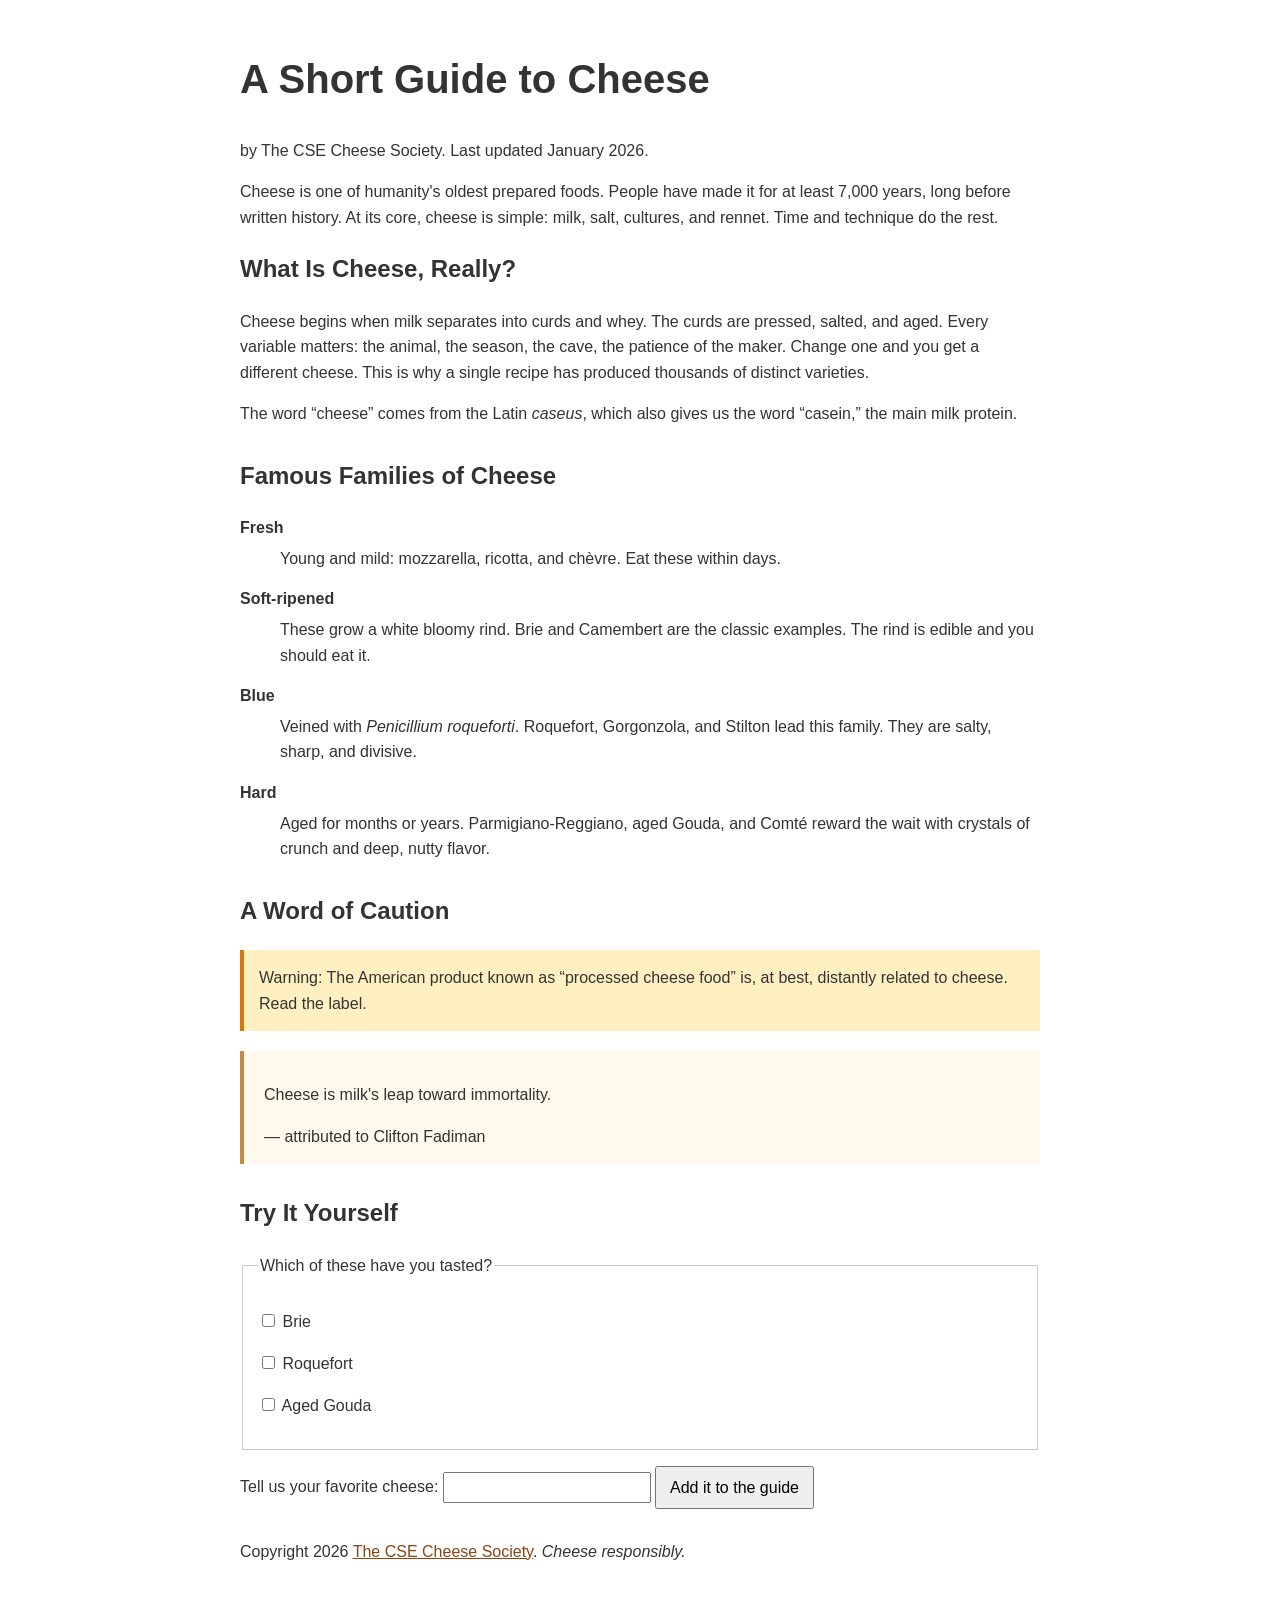
<file: part1/cheese.html>
<!DOCTYPE html>
<html lang="en">
<head>
  <meta charset="UTF-8">
  <meta name="viewport" content="width=device-width, initial-scale=1">
  <title>A Short Guide to Cheese</title>
  <link rel="stylesheet" href="cheese.css">
</head>
<body>
  <header>
    <h1>A Short Guide to Cheese</h1>
    <p>by The CSE Cheese Society. Last updated <time datetime="2026-01">January 2026</time>.</p>
  </header>

  <main>
    <article>
      <p>Cheese is one of humanity's oldest prepared foods. People have made
      it for at least 7,000 years, long before written history. At its core,
      cheese is simple: milk, salt, cultures, and rennet. Time and technique
      do the rest.</p>

      <section>
        <h2>What Is Cheese, Really?</h2>
        <p>Cheese begins when milk separates into curds and whey. The curds
        are pressed, salted, and aged. Every variable matters: the animal,
        the season, the cave, the patience of the maker. Change one and you
        get a different cheese. This is why a single recipe has produced
        thousands of distinct varieties.</p>
        <p>The word <q>cheese</q> comes from the Latin
        <span class="latin" lang="la">caseus</span>, which also gives us the word
        <q>casein,</q> the main milk protein.</p>
      </section>

      <section>
        <h2>Famous Families of Cheese</h2>

        <dl>
          <dt>Fresh</dt>
          <dd>Young and mild: mozzarella, ricotta, and
          <span lang="fr">chèvre</span>. Eat these within days.</dd>

          <dt>Soft-ripened</dt>
          <dd>These grow a white bloomy rind. Brie and Camembert are the
          classic examples. The rind is edible and you should eat it.</dd>

          <dt>Blue</dt>
          <dd>Veined with <span class="latin" lang="la">Penicillium
          roqueforti</span>. Roquefort, Gorgonzola, and Stilton lead this
          family. They are salty, sharp, and divisive.</dd>

          <dt>Hard</dt>
          <dd>Aged for months or years. Parmigiano-Reggiano, aged Gouda,
          and <span lang="fr">Comté</span> reward the wait with crystals
          of crunch and deep, nutty flavor.</dd>
        </dl>
      </section>

      <section>
        <h2>A Word of Caution</h2>
        <p id="warning">Warning: The American product known as
        <q>processed cheese food</q> is, at best, distantly related to
        cheese. Read the label.</p>

        <blockquote>
          <p>Cheese is milk's leap toward immortality.</p>
          <footer>— attributed to Clifton Fadiman</footer>
        </blockquote>
      </section>

      <section>
        <h2>Try It Yourself</h2>
        <form>
          <fieldset>
            <legend>Which of these have you tasted?</legend>
            <p><input type="checkbox" id="c-brie" name="tasted" value="brie">
               <label for="c-brie">Brie</label></p>
            <p><input type="checkbox" id="c-roquefort" name="tasted" value="roquefort">
               <label for="c-roquefort">Roquefort</label></p>
            <p><input type="checkbox" id="c-gouda" name="tasted" value="gouda">
               <label for="c-gouda">Aged Gouda</label></p>
          </fieldset>
          <p>
            <label for="fav">Tell us your favorite cheese:</label>
            <input type="text" id="fav" name="favorite">
            <button type="submit">Add it to the guide</button>
          </p>
        </form>
      </section>
    </article>
  </main>
  <footer>
    <p>Copyright 2026 <a href="https://example.com/cheese-society">The CSE
    Cheese Society</a>. <em>Cheese responsibly.</em></p>
  </footer>
</body>
</html>
</file>
<file: css/styles.css>
:root {
    --primary-color: #1e3a5f;
    --accent-color: #2563eb;
    --text-color: #333333;
    --background-color: #f4f6f9;
    --card-color: #ffffff;
    --border-color: #dddddd;
    --font-family: Arial, Helvetica, sans-serif;
    --max-width: 1000px;
}

* {
    box-sizing: border-box;
}

body {
    margin: 0;
    font-family: var(--font-family);
    color: var(--text-color);
    background-color: var(--background-color);
    line-height: 1.6;
}

header {
    background-color: var(--primary-color);
    color: white;
    padding: 2rem 1rem;
    text-align: center;
}

h1 {
    font-size: 2rem;
    margin: 0 0 1rem;
}

h2 {
    font-size: 1.6rem;
    color: var(--primary-color);
}

h3 {
    font-size: 1.3rem;
    color: var(--primary-color);
}

h4 {
    font-size: 1.1rem;
}

/* Descendant selector: styles navigation inside the header */
header nav {
    display: flex;
    justify-content: center;
    flex-wrap: wrap;
    gap: 1rem;
}

nav a {
    color: white;
    text-decoration: none;
    padding: 0.4em 0.8em;
    border-radius: 5px;
}

nav a:hover {
    background-color: var(--accent-color);
}

/* Attribute selector: highlights the current page */
nav a[aria-current="page"] {
    background-color: var(--accent-color);
    font-weight: bold;
}

main {
    max-width: var(--max-width);
    margin: 2rem auto;
    padding: 0 1rem;
}

/* Child selector: styles sections directly inside main */
main > section {
    background-color: var(--card-color);
    padding: 1.5rem;
    margin-bottom: 2rem;
    border: 1px solid var(--border-color);
    border-radius: 8px;
}

/* Adjacent sibling selector: styles paragraphs right after h2 */
h2 + p {
    margin-top: 0.5rem;
}

article {
    margin: 1.5rem 0;
    padding: 1rem;
    border-left: 3px solid var(--accent-color);
}

project-card {
    display: block;
    background-color: var(--card-color);
    border: 1px solid var(--border-color);
    border-radius: 8px;
    padding: 1rem;
    margin-bottom: 1.5rem;
}

project-card article {
    margin: 0;
}

a {
    color: var(--accent-color);
}

a:hover {
    text-decoration: underline;
}

a:focus,
button:focus,
input:focus,
textarea:focus,
select:focus {
    outline: 3px solid #f59e0b;
    outline-offset: 3px;
}

button {
    font: inherit;
    padding: 0.5em 1em;
    cursor: pointer;
}

input,
textarea,
select {
    font: inherit;
    max-width: 100%;
}

img,
video,
canvas {
    max-width: 100%;
    height: auto;
}

pre {
    max-width: 100%;
    overflow-x: auto;
}

footer {
    background-color: var(--primary-color);
    color: white;
    padding: 1.5rem;
    text-align: center;
}

footer a {
    color: white;
}

dialog[open] {
    position: static;
    display: block;
    width: fit-content;
    max-width: 100%;
    margin: 1rem 0;
    padding: 1rem;
    border: 1px solid var(--border-color);
    border-radius: 8px;
    background-color: var(--card-color);
}

iframe {
    display: block;
    width: 100%;
    max-width: 100%;
    border: 1px solid var(--border-color);
}

@media (max-width: 600px) {
    header {
        padding: 1.5rem 1rem;
    }

    h1 {
        font-size: 1.6rem;
    }

    h2 {
        font-size: 1.3rem;
    }

    header nav {
        gap: 0.5rem;
    }

    nav a {
        padding: 0.5em;
    }

    main {
        margin: 1rem auto;
        padding: 0 0.75rem;
    }

    main > section {
        padding: 1rem;
    }

    project-card {
        padding: 0.75rem;
    }
}
</file>
<file: part1/cheese.css>
body {
    font-family: Arial, sans-serif;
    color: #333;
    line-height: 1.6;
    max-width: 800px;
    margin: 0 auto;
    padding: 20px;
}

h1 {
    font-size: 2.5rem;
}

h2 {
    font-size: 1.5rem;
}
.latin {
    font-style: italic;
}

#warning {
    background-color: #fff0c2;
    border-left: 4px solid #d97706;
    padding: 15px;
}

section {
    margin-bottom: 30px;
}

blockquote {
    border-left: 4px solid #c58b45;
    margin: 20px 0;
    padding: 15px 20px;
    background-color: #f5f5f5;
}

blockquote {
    background-color: #fff8ed;
}

dt {
    font-weight: bold;
    margin-top: 15px;
}

dd {
    margin-top: 5px;
}

a {
    color: #8b4513;
}

a:hover {
    color: #c26a16;
    text-decoration: underline;
}

a:focus,
input:focus,
button:focus {
    outline: 3px solid #2563eb;
    outline-offset: 3px;
}

fieldset {
    border: 1px solid #ccc;
    padding: 15px;
}

input,
button {
    font: inherit;
}

button {
    padding: 0.4em 0.8em;
    cursor: pointer;
}

button:hover {
    background-color: #e5d2b5;
}
</file>
